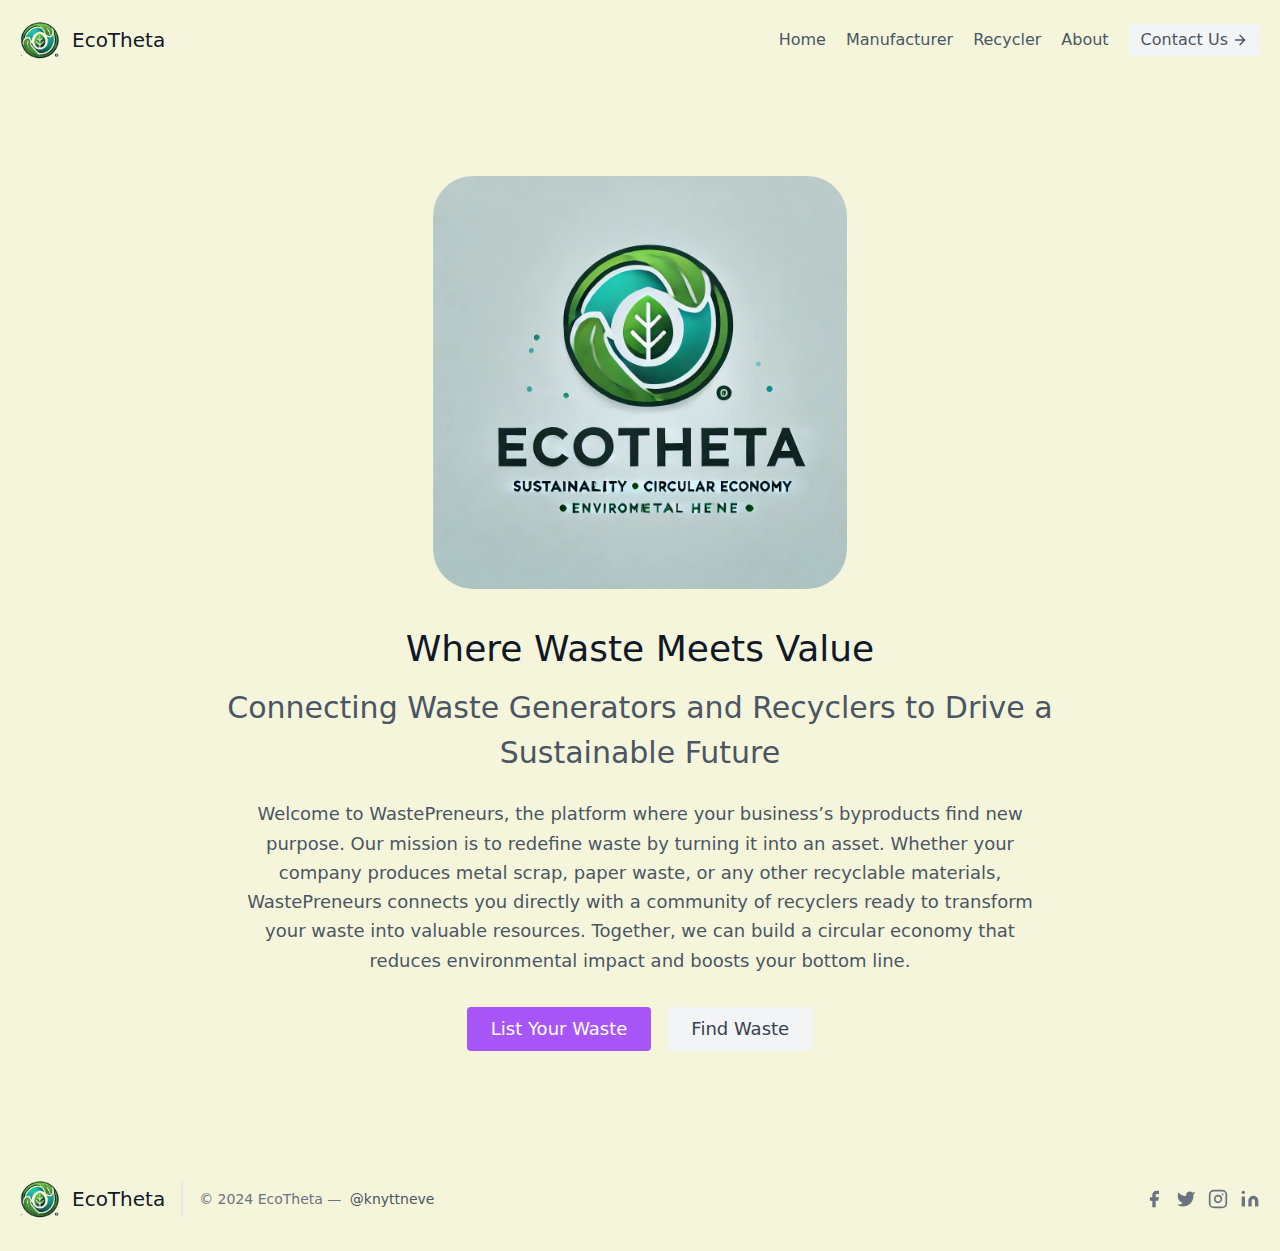
<file: web/index.html>
<!DOCTYPE html>
<html lang="en">
<head>
    <meta charset="UTF-8">
    <meta name="viewport" content="width=device-width, initial-scale=1.0">
    <title>Document</title>
    <link rel="stylesheet" href="style.css">
</head>
<body>
    

    <header class="text-gray-600 body-font">
        <div class="container mx-auto flex flex-wrap p-5 flex-col md:flex-row items-center">
          <a class="flex title-font font-medium items-center text-gray-900 mb-4 md:mb-0">
            <img src="ect1.png" alt="" class="logo">
            <span class="ml-3 text-xl">EcoTheta</span>
          </a>
          <nav class="md:ml-auto flex flex-wrap items-center text-base justify-center">
            <a class="mr-5 hover:text-gray-900" href="index.html">Home</a>
            <a class="mr-5 hover:text-gray-900" href="manuf.html">Manufacturer</a>
            <a class="mr-5 hover:text-gray-900" href="recycl.html">Recycler</a>
            <a class="mr-5 hover:text-gray-900">About</a>
          </nav>
          <button class="inline-flex items-center bg-gray-100 border-0 py-1 px-3 focus:outline-none hover:bg-gray-200 rounded text-base mt-4 md:mt-0">Contact Us
            <svg fill="none" stroke="currentColor" stroke-linecap="round" stroke-linejoin="round" stroke-width="2" class="w-4 h-4 ml-1" viewBox="0 0 24 24">
              <path d="M5 12h14M12 5l7 7-7 7"></path>
            </svg>
          </button>
        </div>
      </header>
      
      
      
      
      
      
      
      
      
      
      
      
      
      <section class="text-gray-600 body-font">
        <div class="container mx-auto flex px-5 py-24 items-center justify-center flex-col">
          <img class="lg:w-2/6 md:w-3/6 w-5/6 mb-10 object-cover object-center rounded" alt="hero" src="img.jpeg" id="img">
          <div class="text-center lg:w-2/3 w-full">
            <h1 class="title-font sm:text-4xl text-3xl mb-4 font-medium text-gray-900">Where Waste Meets Value</h1>
            <h2>Connecting Waste Generators and Recyclers to Drive a Sustainable Future</h2><br>
            <p class="mb-8 leading-relaxed">Welcome to WastePreneurs, the platform where your business’s byproducts find new purpose. Our mission is to redefine waste by turning it into an asset. Whether your company produces metal scrap, paper waste, or any other recyclable materials, WastePreneurs connects you directly with a community of recyclers ready to transform your waste into valuable resources. Together, we can build a circular economy that reduces environmental impact and boosts your bottom line.
            <div class="flex justify-center">
              <a href="manuf.html"><button class="inline-flex text-white bg-purple-500 border-0 py-2 px-6 focus:outline-none hover:bg-purple-600 rounded text-lg">List Your Waste</button></a>
              <a href="recycl.html"><button class="ml-4 inline-flex text-gray-700 bg-gray-100 border-0 py-2 px-6 focus:outline-none hover:bg-gray-200 rounded text-lg">Find Waste</button></a>
            </div>
          </div>
        </div>
      </section>
      
      
      
      
      
      
      
      
      
      
      
      
      
      
      
      
      
      
      
      
      <footer class="text-gray-600 body-font">
        <div class="container px-5 py-8 mx-auto flex items-center sm:flex-row flex-col">
          <a class="flex title-font font-medium items-center md:justify-start justify-center text-gray-900">
            <img src="ect1.png" alt="" class="logo">
            <span class="ml-3 text-xl">EcoTheta</span>
          </a>
          <p class="text-sm text-gray-500 sm:ml-4 sm:pl-4 sm:border-l-2 sm:border-gray-200 sm:py-2 sm:mt-0 mt-4">© 2024 EcoTheta —
            <a href="https://twitter.com/knyttneve" class="text-gray-600 ml-1" rel="noopener noreferrer" target="_blank">@knyttneve</a>
          </p>
          <span class="inline-flex sm:ml-auto sm:mt-0 mt-4 justify-center sm:justify-start">
            <a class="text-gray-500">
              <svg fill="currentColor" stroke-linecap="round" stroke-linejoin="round" stroke-width="2" class="w-5 h-5" viewBox="0 0 24 24">
                <path d="M18 2h-3a5 5 0 00-5 5v3H7v4h3v8h4v-8h3l1-4h-4V7a1 1 0 011-1h3z"></path>
              </svg>
            </a>
            <a class="ml-3 text-gray-500">
              <svg fill="currentColor" stroke-linecap="round" stroke-linejoin="round" stroke-width="2" class="w-5 h-5" viewBox="0 0 24 24">
                <path d="M23 3a10.9 10.9 0 01-3.14 1.53 4.48 4.48 0 00-7.86 3v1A10.66 10.66 0 013 4s-4 9 5 13a11.64 11.64 0 01-7 2c9 5 20 0 20-11.5a4.5 4.5 0 00-.08-.83A7.72 7.72 0 0023 3z"></path>
              </svg>
            </a>
            <a class="ml-3 text-gray-500">
              <svg fill="none" stroke="currentColor" stroke-linecap="round" stroke-linejoin="round" stroke-width="2" class="w-5 h-5" viewBox="0 0 24 24">
                <rect width="20" height="20" x="2" y="2" rx="5" ry="5"></rect>
                <path d="M16 11.37A4 4 0 1112.63 8 4 4 0 0116 11.37zm1.5-4.87h.01"></path>
              </svg>
            </a>
            <a class="ml-3 text-gray-500">
              <svg fill="currentColor" stroke="currentColor" stroke-linecap="round" stroke-linejoin="round" stroke-width="0" class="w-5 h-5" viewBox="0 0 24 24">
                <path stroke="none" d="M16 8a6 6 0 016 6v7h-4v-7a2 2 0 00-2-2 2 2 0 00-2 2v7h-4v-7a6 6 0 016-6zM2 9h4v12H2z"></path>
                <circle cx="4" cy="4" r="2" stroke="none"></circle>
              </svg>
            </a>
          </span>
        </div>
      </footer>













</body>
</html>
</file>
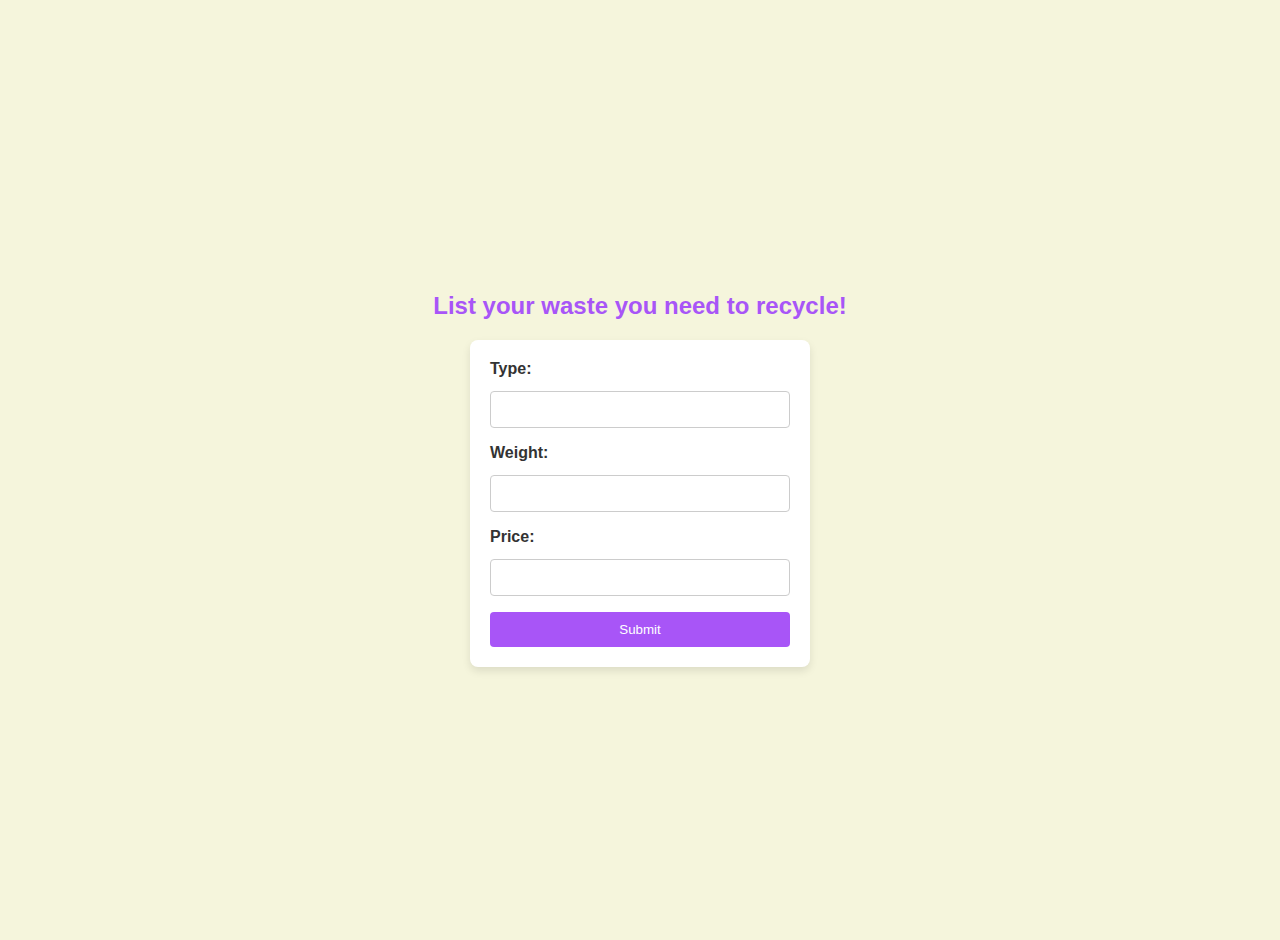
<file: web/form.html>
<!DOCTYPE html>
<html lang="en">
<head>
    <meta charset="UTF-8">
    <meta name="viewport" content="width=device-width, initial-scale=1.0">
    <title>Submit Data</title>


    
    <style>
        body {
            font-family: Arial, sans-serif;
            background-color: #f4f4f4;
            color: #333;
            margin: 0;
            padding: 20px;
            display: flex;
            justify-content: center;
            align-items: center;
            height: 100vh;
            flex-direction: column;
        }

        h2 {
            margin-bottom: 20px;
            color: #a855f7; /* Bootstrap primary color */
        }

        form {
            background-color: white;
            padding: 20px;
            border-radius: 8px;
            box-shadow: 0 4px 8px rgba(0, 0, 0, 0.1);
            width: 300px;
            text-align: left;
        }

        label {
            margin-bottom: 5px;
            display: block;
            font-weight: bold;
        }

        input[type="text"],
        input[type="number"] {
            width: 100%;
            padding: 10px;
            margin: 8px 0 16px;
            border: 1px solid #ccc;
            border-radius: 4px;
            box-sizing: border-box; /* Include padding in width */
        }

        button {
            background-color: #a855f7; /* Bootstrap primary color */
            color: white;
            padding: 10px;
            border: none;
            border-radius: 4px;
            cursor: pointer;
            width: 100%;
        }

        button:hover {
            background-color: #a855f7; /* Darker shade of primary */
        }

        body {
            overflow: hidden;
        }

        /* Responsive design */
        @media (max-width: 400px) {
            form {
                width: 100%; /* Full width on smaller screens */
            }
        }

        body {
    background-color: #F5F5DC;
}
    </style>
</head>
<body>
    <h2>List your waste you need to recycle!</h2>
    <form id="data-form">
        
        <label for="type">Type:</label>
        <input type="text" id="type" required>
        
        <label for="weight">Weight:</label>
        <input type="number" id="weight" required>
        
        <label for="price">Price:</label>
        <input type="number" id="price" required>
        
        <button type="submit">Submit</button>
    </form> 

    <script>
        const scriptURL = 'https://script.google.com/macros/s/AKfycbw-BlAJKE9idY2gCN5udJMBM787yCF3ocveDAMSse7E4PktYxLK5334KgcDMczy5I6U/exec';  // Replace with the Web App URL from Apps Script

        document.getElementById('data-form').addEventListener('submit', e => {
            e.preventDefault();
            const data = {
                type: document.getElementById('type').value,
                weight: document.getElementById('weight').value,
                price: document.getElementById('price').value
            };

            fetch(scriptURL, {
                method: 'POST',
                body: JSON.stringify(data)
            })
            .then(response => alert('Data submitted successfully!'))
            .catch(error => alert('Error! ' + error.message));
        });
    </script>
</body>
</html>
</file>
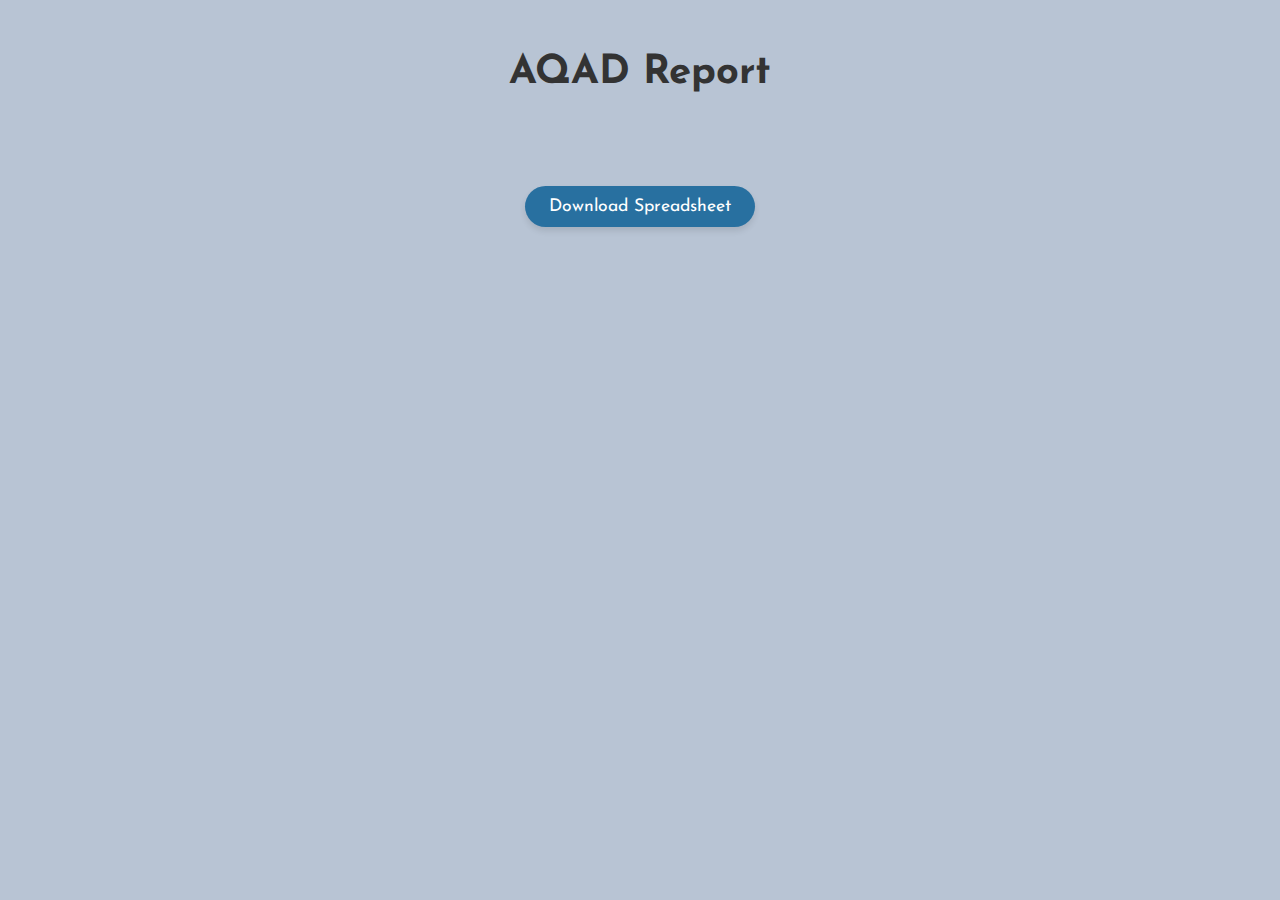
<file: web/home.html>
<!DOCTYPE html>
<html lang="en">
<head>
    <meta charset="UTF-8">
    <meta name="viewport" content="width=device-width, initial-scale=1.0">
    <title>Google Sheets Data Table</title>
    <link rel="stylesheet" href="home.css">
</head>
<body>

<h2>AQAD Report</h2>
<table id="data-table">
    <thead>
        <tr id="header-row"></tr>
    </thead>
    <tbody id="data-rows"></tbody>
</table>


<!-- Download button -->
<button id="downloadBtn">Download Spreadsheet</button>

<script src="home.js"></script>
</body>
</html>
</file>
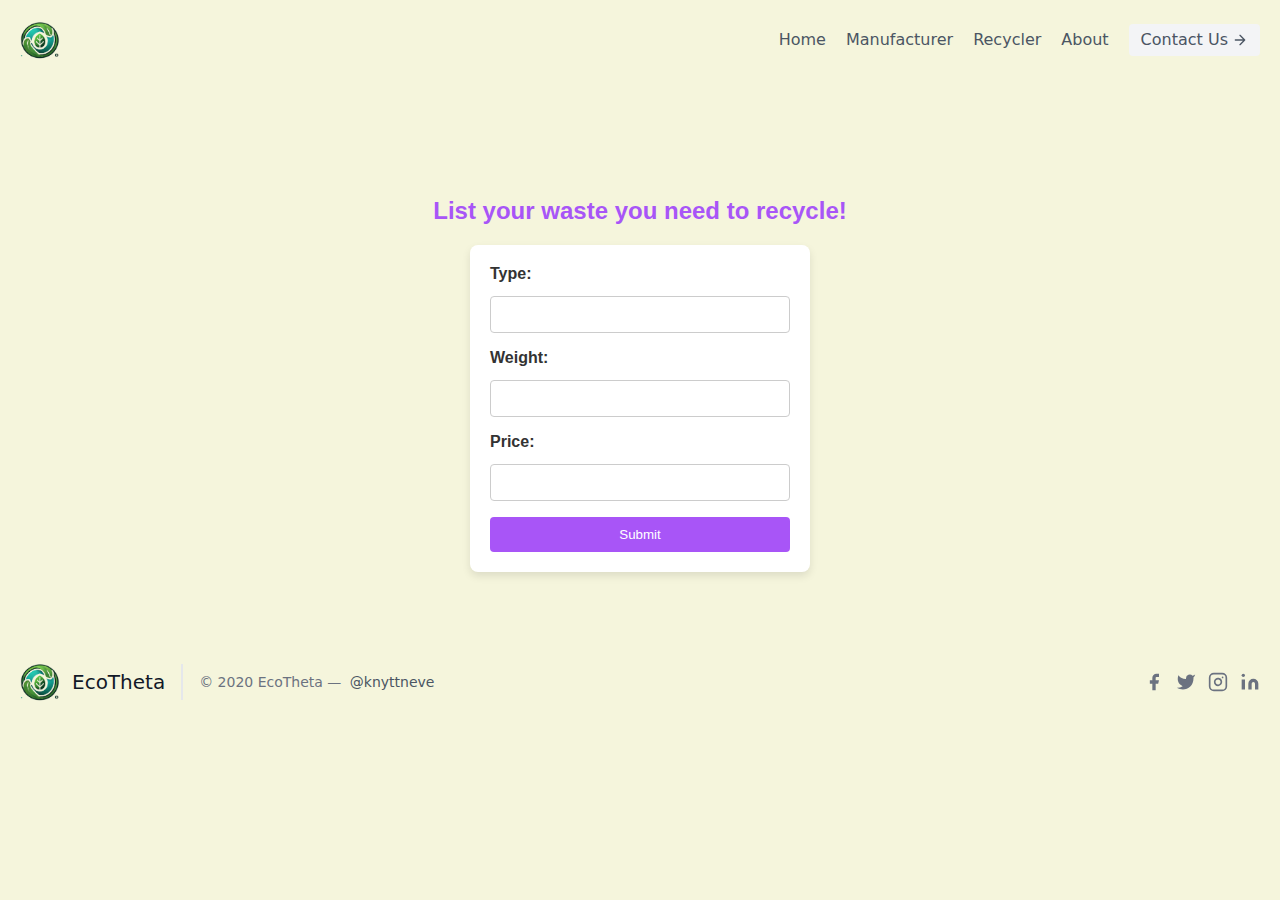
<file: web/list.html>
<!DOCTYPE html>
<html lang="en">
<head>
    <meta charset="UTF-8">
    <meta name="viewport" content="width=device-width, initial-scale=1.0">
    <title>Document</title>
    <link rel="stylesheet" href="list.css">
</head>
<body>
    



    <header class="text-gray-600 body-font">
        <div class="container mx-auto flex flex-wrap p-5 flex-col md:flex-row items-center">
          <a class="flex title-font font-medium items-center text-gray-900 mb-4 md:mb-0">
            <img src="ect1.png" alt="" class="logo">
          </a>
          <nav class="md:ml-auto flex flex-wrap items-center text-base justify-center">
            <a class="mr-5 hover:text-gray-900" href="index.html">Home</a>
            <a class="mr-5 hover:text-gray-900" href="manuf.html">Manufacturer</a>
            <a class="mr-5 hover:text-gray-900" href="recycl.html">Recycler</a>
            <a class="mr-5 hover:text-gray-900">About</a>
          </nav>
          <button class="inline-flex items-center bg-gray-100 border-0 py-1 px-3 focus:outline-none hover:bg-gray-200 rounded text-base mt-4 md:mt-0">Contact Us
            <svg fill="none" stroke="currentColor" stroke-linecap="round" stroke-linejoin="round" stroke-width="2" class="w-4 h-4 ml-1" viewBox="0 0 24 24">
              <path d="M5 12h14M12 5l7 7-7 7"></path>
            </svg>
          </button>
        </div>
      </header>
      
      
      
      
      
      
      
      
      
      <div class="frame">
      <iframe src="form.html" frameborder="0" height="550" width="800"></iframe>
      </div>
      
      
      
      
      
      
      
      
      
      
      
      
      
      
      
      <footer class="text-gray-600 body-font">
        <div class="container px-5 py-8 mx-auto flex items-center sm:flex-row flex-col">
          <a class="flex title-font font-medium items-center md:justify-start justify-center text-gray-900">
            <img src="ect1.png" alt="" class="logo">
            <span class="ml-3 text-xl">EcoTheta</span>
          </a>
          <p class="text-sm text-gray-500 sm:ml-4 sm:pl-4 sm:border-l-2 sm:border-gray-200 sm:py-2 sm:mt-0 mt-4">© 2020 EcoTheta —
            <a href="https://twitter.com/knyttneve" class="text-gray-600 ml-1" rel="noopener noreferrer" target="_blank">@knyttneve</a>
          </p>
          <span class="inline-flex sm:ml-auto sm:mt-0 mt-4 justify-center sm:justify-start">
            <a class="text-gray-500">
              <svg fill="currentColor" stroke-linecap="round" stroke-linejoin="round" stroke-width="2" class="w-5 h-5" viewBox="0 0 24 24">
                <path d="M18 2h-3a5 5 0 00-5 5v3H7v4h3v8h4v-8h3l1-4h-4V7a1 1 0 011-1h3z"></path>
              </svg>
            </a>
            <a class="ml-3 text-gray-500">
              <svg fill="currentColor" stroke-linecap="round" stroke-linejoin="round" stroke-width="2" class="w-5 h-5" viewBox="0 0 24 24">
                <path d="M23 3a10.9 10.9 0 01-3.14 1.53 4.48 4.48 0 00-7.86 3v1A10.66 10.66 0 013 4s-4 9 5 13a11.64 11.64 0 01-7 2c9 5 20 0 20-11.5a4.5 4.5 0 00-.08-.83A7.72 7.72 0 0023 3z"></path>
              </svg>
            </a>
            <a class="ml-3 text-gray-500">
              <svg fill="none" stroke="currentColor" stroke-linecap="round" stroke-linejoin="round" stroke-width="2" class="w-5 h-5" viewBox="0 0 24 24">
                <rect width="20" height="20" x="2" y="2" rx="5" ry="5"></rect>
                <path d="M16 11.37A4 4 0 1112.63 8 4 4 0 0116 11.37zm1.5-4.87h.01"></path>
              </svg>
            </a>
            <a class="ml-3 text-gray-500">
              <svg fill="currentColor" stroke="currentColor" stroke-linecap="round" stroke-linejoin="round" stroke-width="0" class="w-5 h-5" viewBox="0 0 24 24">
                <path stroke="none" d="M16 8a6 6 0 016 6v7h-4v-7a2 2 0 00-2-2 2 2 0 00-2 2v7h-4v-7a6 6 0 016-6zM2 9h4v12H2z"></path>
                <circle cx="4" cy="4" r="2" stroke="none"></circle>
              </svg>
            </a>
          </span>
        </div>
      </footer>






</body>
</html>
</file>
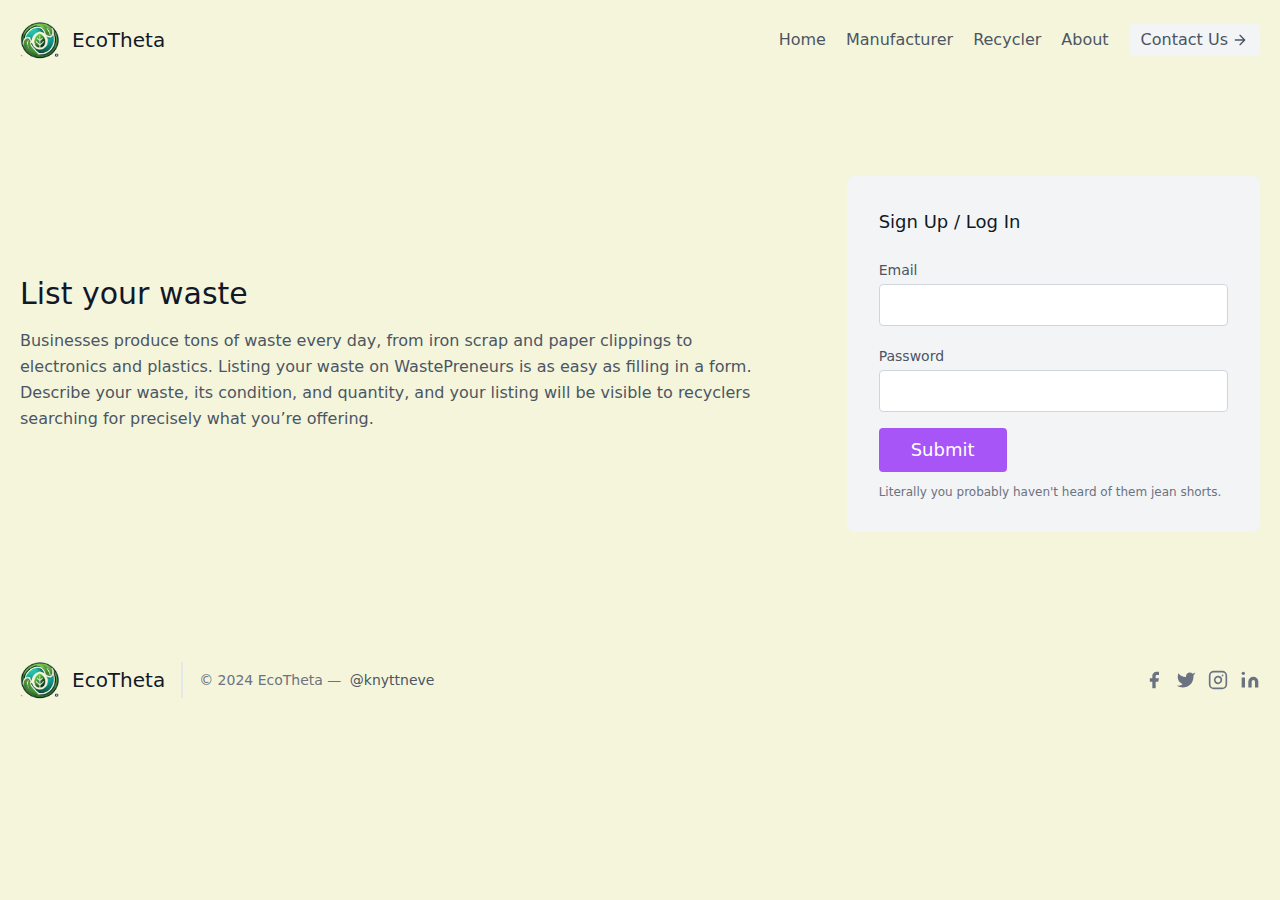
<file: web/manuf.html>
<!DOCTYPE html>
<html lang="en">
<head>
    <meta charset="UTF-8">
    <meta name="viewport" content="width=device-width, initial-scale=1.0">
    <title>Document</title>
    <link rel="stylesheet" href="manuf.css">
</head>
<body>
    


    <header class="text-gray-600 body-font">
        <div class="container mx-auto flex flex-wrap p-5 flex-col md:flex-row items-center">
          <a class="flex title-font font-medium items-center text-gray-900 mb-4 md:mb-0">
            <img src="ect1.png" alt="" class="logo">
            <span class="ml-3 text-xl">EcoTheta</span>
          </a>
          <nav class="md:ml-auto flex flex-wrap items-center text-base justify-center">
            <a class="mr-5 hover:text-gray-900" href="index.html">Home</a>
            <a class="mr-5 hover:text-gray-900" href="manuf.html">Manufacturer</a>
            <a class="mr-5 hover:text-gray-900" href="recycl.html">Recycler</a>
            <a class="mr-5 hover:text-gray-900">About</a>
          </nav>
          <button class="inline-flex items-center bg-gray-100 border-0 py-1 px-3 focus:outline-none hover:bg-gray-200 rounded text-base mt-4 md:mt-0">Contact Us
            <svg fill="none" stroke="currentColor" stroke-linecap="round" stroke-linejoin="round" stroke-width="2" class="w-4 h-4 ml-1" viewBox="0 0 24 24">
              <path d="M5 12h14M12 5l7 7-7 7"></path>
            </svg>
          </button>
        </div>
      </header>
      
      
      
      
      
      
      
      
      
      
      
      
      
      <section class="text-gray-600 body-font">
        <div class="container px-5 py-24 mx-auto flex flex-wrap items-center">
          <div class="lg:w-3/5 md:w-1/2 md:pr-16 lg:pr-0 pr-0">
            <h1 class="title-font font-medium text-3xl text-gray-900">List your waste</h1>
            <p class="leading-relaxed mt-4">Businesses produce tons of waste every day, from iron scrap and paper clippings to electronics and plastics. Listing your waste on WastePreneurs is as easy as filling in a form. Describe your waste, its condition, and quantity, and your listing will be visible to recyclers searching for precisely what you’re offering.</p>
          </div>
          <div class="lg:w-2/6 md:w-1/2 bg-gray-100 rounded-lg p-8 flex flex-col md:ml-auto w-full mt-10 md:mt-0">
            <h2 class="text-gray-900 text-lg font-medium title-font mb-5">Sign Up / Log In</h2>
            <div class="relative mb-4">
              <label for="full-name" class="leading-7 text-sm text-gray-600">Email</label>
              <input type="email" id="full-name" name="full-name" class="w-full bg-white rounded border border-gray-300 focus:border-purple-500 focus:ring-2 focus:ring-purple-200 text-base outline-none text-gray-700 py-1 px-3 leading-8 transition-colors duration-200 ease-in-out">
            </div>
            <div class="relative mb-4">
              <label for="email" class="leading-7 text-sm text-gray-600">Password</label>
              <input type="password" id="email" name="email" class="w-full bg-white rounded border border-gray-300 focus:border-purple-500 focus:ring-2 focus:ring-purple-200 text-base outline-none text-gray-700 py-1 px-3 leading-8 transition-colors duration-200 ease-in-out">
            </div>
            <a href="list.html"><button class="text-white bg-purple-500 border-0 py-2 px-8 focus:outline-none hover:bg-purple-600 rounded text-lg">Submit</button></a>
            <p class="text-xs text-gray-500 mt-3">Literally you probably haven't heard of them jean shorts.</p>
          </div>
        </div>
      </section>
      
      
      
      
      
      
      
      
      
      
      
      
      
      
      
      
      
      
      
      
      <footer class="text-gray-600 body-font">
        <div class="container px-5 py-8 mx-auto flex items-center sm:flex-row flex-col">
          <a class="flex title-font font-medium items-center md:justify-start justify-center text-gray-900">
            <img src="ect1.png" alt="" class="logo">
            <span class="ml-3 text-xl">EcoTheta</span>
          </a>
          <p class="text-sm text-gray-500 sm:ml-4 sm:pl-4 sm:border-l-2 sm:border-gray-200 sm:py-2 sm:mt-0 mt-4">© 2024 EcoTheta —
            <a href="https://twitter.com/knyttneve" class="text-gray-600 ml-1" rel="noopener noreferrer" target="_blank">@knyttneve</a>
          </p>
          <span class="inline-flex sm:ml-auto sm:mt-0 mt-4 justify-center sm:justify-start">
            <a class="text-gray-500">
              <svg fill="currentColor" stroke-linecap="round" stroke-linejoin="round" stroke-width="2" class="w-5 h-5" viewBox="0 0 24 24">
                <path d="M18 2h-3a5 5 0 00-5 5v3H7v4h3v8h4v-8h3l1-4h-4V7a1 1 0 011-1h3z"></path>
              </svg>
            </a>
            <a class="ml-3 text-gray-500">
              <svg fill="currentColor" stroke-linecap="round" stroke-linejoin="round" stroke-width="2" class="w-5 h-5" viewBox="0 0 24 24">
                <path d="M23 3a10.9 10.9 0 01-3.14 1.53 4.48 4.48 0 00-7.86 3v1A10.66 10.66 0 013 4s-4 9 5 13a11.64 11.64 0 01-7 2c9 5 20 0 20-11.5a4.5 4.5 0 00-.08-.83A7.72 7.72 0 0023 3z"></path>
              </svg>
            </a>
            <a class="ml-3 text-gray-500">
              <svg fill="none" stroke="currentColor" stroke-linecap="round" stroke-linejoin="round" stroke-width="2" class="w-5 h-5" viewBox="0 0 24 24">
                <rect width="20" height="20" x="2" y="2" rx="5" ry="5"></rect>
                <path d="M16 11.37A4 4 0 1112.63 8 4 4 0 0116 11.37zm1.5-4.87h.01"></path>
              </svg>
            </a>
            <a class="ml-3 text-gray-500">
              <svg fill="currentColor" stroke="currentColor" stroke-linecap="round" stroke-linejoin="round" stroke-width="0" class="w-5 h-5" viewBox="0 0 24 24">
                <path stroke="none" d="M16 8a6 6 0 016 6v7h-4v-7a2 2 0 00-2-2 2 2 0 00-2 2v7h-4v-7a6 6 0 016-6zM2 9h4v12H2z"></path>
                <circle cx="4" cy="4" r="2" stroke="none"></circle>
              </svg>
            </a>
          </span>
        </div>
      </footer>



</body>
</html>
</file>
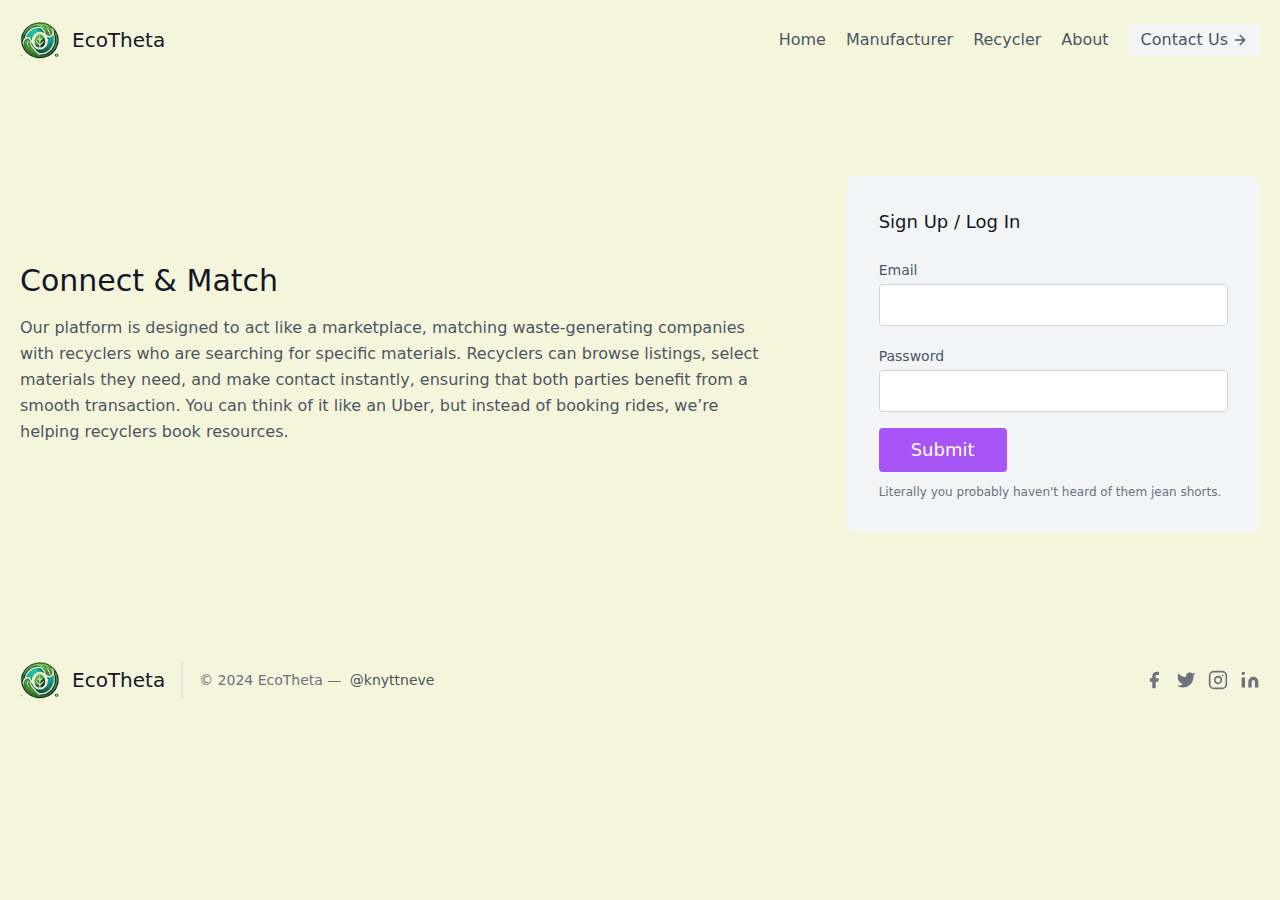
<file: web/recycl.html>
<!DOCTYPE html>
<html lang="en">
<head>
    <meta charset="UTF-8">
    <meta name="viewport" content="width=device-width, initial-scale=1.0">
    <title>Document</title>
    <link rel="stylesheet" href="recycl.css">
</head>
<body>
    


    <header class="text-gray-600 body-font">
        <div class="container mx-auto flex flex-wrap p-5 flex-col md:flex-row items-center">
          <a class="flex title-font font-medium items-center text-gray-900 mb-4 md:mb-0">
            <img src="ect1.png" alt="" class="logo">
            <span class="ml-3 text-xl">EcoTheta</span>
          </a>
          <nav class="md:ml-auto flex flex-wrap items-center text-base justify-center">
            <a class="mr-5 hover:text-gray-900" href="index.html">Home</a>
            <a class="mr-5 hover:text-gray-900" href="manuf.html">Manufacturer</a>
            <a class="mr-5 hover:text-gray-900" href="recycl.html">Recycler</a>
            <a class="mr-5 hover:text-gray-900">About</a>
          </nav>
          <button class="inline-flex items-center bg-gray-100 border-0 py-1 px-3 focus:outline-none hover:bg-gray-200 rounded text-base mt-4 md:mt-0">Contact Us
            <svg fill="none" stroke="currentColor" stroke-linecap="round" stroke-linejoin="round" stroke-width="2" class="w-4 h-4 ml-1" viewBox="0 0 24 24">
              <path d="M5 12h14M12 5l7 7-7 7"></path>
            </svg>
          </button>
        </div>
      </header>
      
      
      
      
      
      
      
      
      
      
      
      
      
      <section class="text-gray-600 body-font">
        <div class="container px-5 py-24 mx-auto flex flex-wrap items-center">
          <div class="lg:w-3/5 md:w-1/2 md:pr-16 lg:pr-0 pr-0">
            <h1 class="title-font font-medium text-3xl text-gray-900">Connect & Match</h1>
            <p class="leading-relaxed mt-4">Our platform is designed to act like a marketplace, matching waste-generating companies with recyclers who are searching for specific materials. Recyclers can browse listings, select materials they need, and make contact instantly, ensuring that both parties benefit from a smooth transaction. You can think of it like an Uber, but instead of booking rides, we’re helping recyclers book resources.</p>
          </div>
          <div class="lg:w-2/6 md:w-1/2 bg-gray-100 rounded-lg p-8 flex flex-col md:ml-auto w-full mt-10 md:mt-0">
            <h2 class="text-gray-900 text-lg font-medium title-font mb-5">Sign Up / Log In</h2>
            <div class="relative mb-4">
              <label for="full-name" class="leading-7 text-sm text-gray-600">Email</label>
              <input type="email" id="full-name" name="full-name" class="w-full bg-white rounded border border-gray-300 focus:border-purple-500 focus:ring-2 focus:ring-purple-200 text-base outline-none text-gray-700 py-1 px-3 leading-8 transition-colors duration-200 ease-in-out">
            </div>
            <div class="relative mb-4">
              <label for="email" class="leading-7 text-sm text-gray-600">Password</label>
              <input type="password" id="email" name="email" class="w-full bg-white rounded border border-gray-300 focus:border-purple-500 focus:ring-2 focus:ring-purple-200 text-base outline-none text-gray-700 py-1 px-3 leading-8 transition-colors duration-200 ease-in-out">
            </div>
            <a href="recylist.html"><button class="text-white bg-purple-500 border-0 py-2 px-8 focus:outline-none hover:bg-purple-600 rounded text-lg">Submit</button></a>
            <p class="text-xs text-gray-500 mt-3">Literally you probably haven't heard of them jean shorts.</p>
          </div>
        </div>
      </section>
      
      
      
      
      
      
      
      
      
      
      
      
      
      
      
      
      
      
      
      
      <footer class="text-gray-600 body-font">
        <div class="container px-5 py-8 mx-auto flex items-center sm:flex-row flex-col">
          <a class="flex title-font font-medium items-center md:justify-start justify-center text-gray-900">
            <img src="ect1.png" alt="" class="logo">
            <span class="ml-3 text-xl">EcoTheta</span>
          </a>
          <p class="text-sm text-gray-500 sm:ml-4 sm:pl-4 sm:border-l-2 sm:border-gray-200 sm:py-2 sm:mt-0 mt-4">© 2024 EcoTheta —
            <a href="https://twitter.com/knyttneve" class="text-gray-600 ml-1" rel="noopener noreferrer" target="_blank">@knyttneve</a>
          </p>
          <span class="inline-flex sm:ml-auto sm:mt-0 mt-4 justify-center sm:justify-start">
            <a class="text-gray-500">
              <svg fill="currentColor" stroke-linecap="round" stroke-linejoin="round" stroke-width="2" class="w-5 h-5" viewBox="0 0 24 24">
                <path d="M18 2h-3a5 5 0 00-5 5v3H7v4h3v8h4v-8h3l1-4h-4V7a1 1 0 011-1h3z"></path>
              </svg>
            </a>
            <a class="ml-3 text-gray-500">
              <svg fill="currentColor" stroke-linecap="round" stroke-linejoin="round" stroke-width="2" class="w-5 h-5" viewBox="0 0 24 24">
                <path d="M23 3a10.9 10.9 0 01-3.14 1.53 4.48 4.48 0 00-7.86 3v1A10.66 10.66 0 013 4s-4 9 5 13a11.64 11.64 0 01-7 2c9 5 20 0 20-11.5a4.5 4.5 0 00-.08-.83A7.72 7.72 0 0023 3z"></path>
              </svg>
            </a>
            <a class="ml-3 text-gray-500">
              <svg fill="none" stroke="currentColor" stroke-linecap="round" stroke-linejoin="round" stroke-width="2" class="w-5 h-5" viewBox="0 0 24 24">
                <rect width="20" height="20" x="2" y="2" rx="5" ry="5"></rect>
                <path d="M16 11.37A4 4 0 1112.63 8 4 4 0 0116 11.37zm1.5-4.87h.01"></path>
              </svg>
            </a>
            <a class="ml-3 text-gray-500">
              <svg fill="currentColor" stroke="currentColor" stroke-linecap="round" stroke-linejoin="round" stroke-width="0" class="w-5 h-5" viewBox="0 0 24 24">
                <path stroke="none" d="M16 8a6 6 0 016 6v7h-4v-7a2 2 0 00-2-2 2 2 0 00-2 2v7h-4v-7a6 6 0 016-6zM2 9h4v12H2z"></path>
                <circle cx="4" cy="4" r="2" stroke="none"></circle>
              </svg>
            </a>
          </span>
        </div>
      </footer>






</body>
</html>
</file>
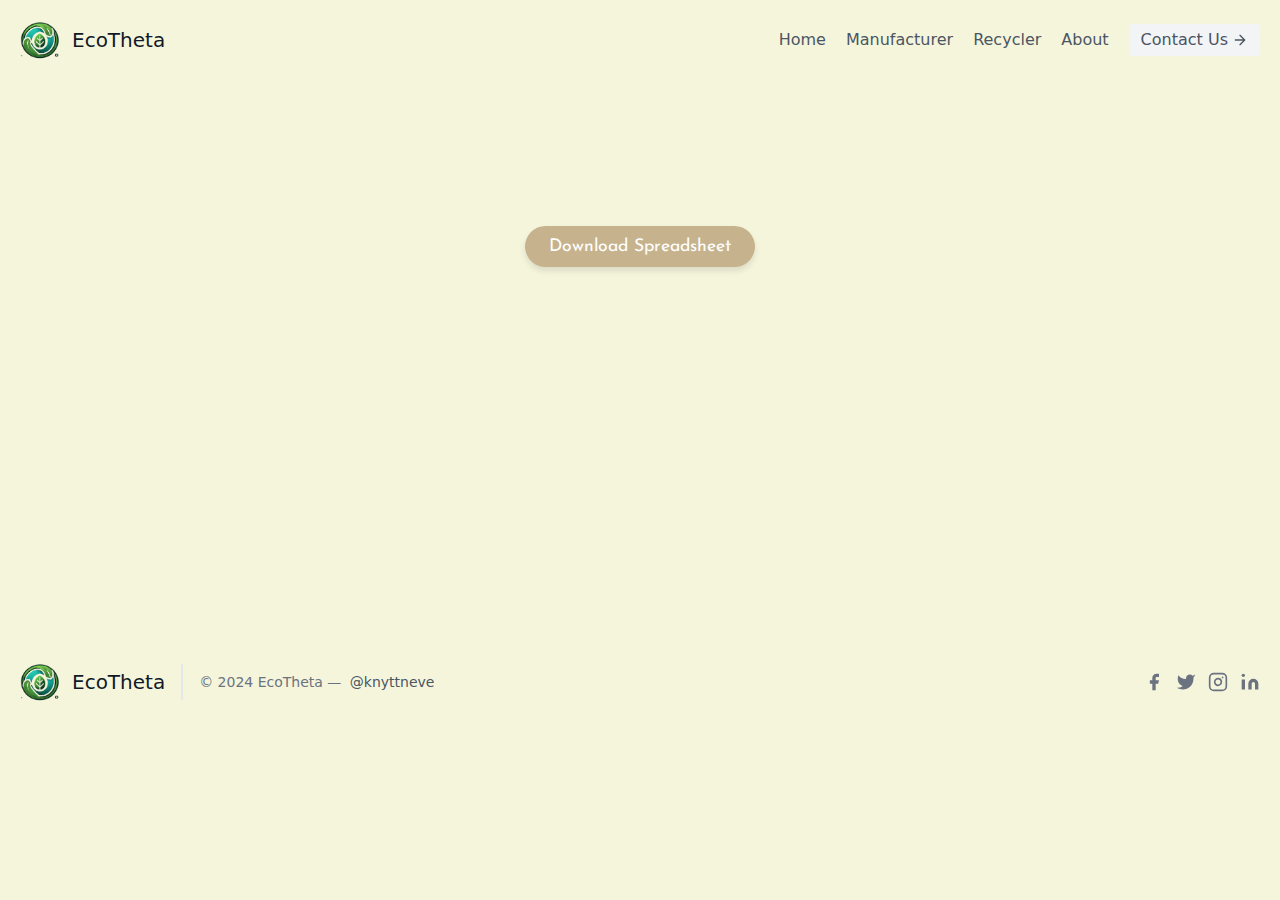
<file: web/recylist.html>
<!DOCTYPE html>
<html lang="en">
<head>
    <meta charset="UTF-8">
    <meta name="viewport" content="width=device-width, initial-scale=1.0">
    <title>Document</title>
    <link rel="stylesheet" href="recylist.css">
</head>
<body>
    


    <header class="text-gray-600 body-font">
        <div class="container mx-auto flex flex-wrap p-5 flex-col md:flex-row items-center">
          <a class="flex title-font font-medium items-center text-gray-900 mb-4 md:mb-0">
            <img src="ect1.png" alt="" class="logo">
            <span class="ml-3 text-xl">EcoTheta</span>
          </a>
          <nav class="md:ml-auto flex flex-wrap items-center text-base justify-center">
            <a class="mr-5 hover:text-gray-900" href="index.html">Home</a>
            <a class="mr-5 hover:text-gray-900" href="manuf.html">Manufacturer</a>
            <a class="mr-5 hover:text-gray-900" href="recycl.html">Recycler</a>
            <a class="mr-5 hover:text-gray-900">About</a>
          </nav>
          <button class="inline-flex items-center bg-gray-100 border-0 py-1 px-3 focus:outline-none hover:bg-gray-200 rounded text-base mt-4 md:mt-0">Contact Us
            <svg fill="none" stroke="currentColor" stroke-linecap="round" stroke-linejoin="round" stroke-width="2" class="w-4 h-4 ml-1" viewBox="0 0 24 24">
              <path d="M5 12h14M12 5l7 7-7 7"></path>
            </svg>
          </button>
        </div>
      </header>





      <iframe src="show.html" frameborder="0" height="550" width="800"></iframe>








      <footer class="text-gray-600 body-font">
        <div class="container px-5 py-8 mx-auto flex items-center sm:flex-row flex-col">
          <a class="flex title-font font-medium items-center md:justify-start justify-center text-gray-900">
            <img src="ect1.png" alt="" class="logo">
            <span class="ml-3 text-xl">EcoTheta</span>
          </a>
          <p class="text-sm text-gray-500 sm:ml-4 sm:pl-4 sm:border-l-2 sm:border-gray-200 sm:py-2 sm:mt-0 mt-4">© 2024 EcoTheta —
            <a href="https://twitter.com/knyttneve" class="text-gray-600 ml-1" rel="noopener noreferrer" target="_blank">@knyttneve</a>
          </p>
          <span class="inline-flex sm:ml-auto sm:mt-0 mt-4 justify-center sm:justify-start">
            <a class="text-gray-500">
              <svg fill="currentColor" stroke-linecap="round" stroke-linejoin="round" stroke-width="2" class="w-5 h-5" viewBox="0 0 24 24">
                <path d="M18 2h-3a5 5 0 00-5 5v3H7v4h3v8h4v-8h3l1-4h-4V7a1 1 0 011-1h3z"></path>
              </svg>
            </a>
            <a class="ml-3 text-gray-500">
              <svg fill="currentColor" stroke-linecap="round" stroke-linejoin="round" stroke-width="2" class="w-5 h-5" viewBox="0 0 24 24">
                <path d="M23 3a10.9 10.9 0 01-3.14 1.53 4.48 4.48 0 00-7.86 3v1A10.66 10.66 0 013 4s-4 9 5 13a11.64 11.64 0 01-7 2c9 5 20 0 20-11.5a4.5 4.5 0 00-.08-.83A7.72 7.72 0 0023 3z"></path>
              </svg>
            </a>
            <a class="ml-3 text-gray-500">
              <svg fill="none" stroke="currentColor" stroke-linecap="round" stroke-linejoin="round" stroke-width="2" class="w-5 h-5" viewBox="0 0 24 24">
                <rect width="20" height="20" x="2" y="2" rx="5" ry="5"></rect>
                <path d="M16 11.37A4 4 0 1112.63 8 4 4 0 0116 11.37zm1.5-4.87h.01"></path>
              </svg>
            </a>
            <a class="ml-3 text-gray-500">
              <svg fill="currentColor" stroke="currentColor" stroke-linecap="round" stroke-linejoin="round" stroke-width="0" class="w-5 h-5" viewBox="0 0 24 24">
                <path stroke="none" d="M16 8a6 6 0 016 6v7h-4v-7a2 2 0 00-2-2 2 2 0 00-2 2v7h-4v-7a6 6 0 016-6zM2 9h4v12H2z"></path>
                <circle cx="4" cy="4" r="2" stroke="none"></circle>
              </svg>
            </a>
          </span>
        </div>
      </footer>








</body>
</html>
</file>
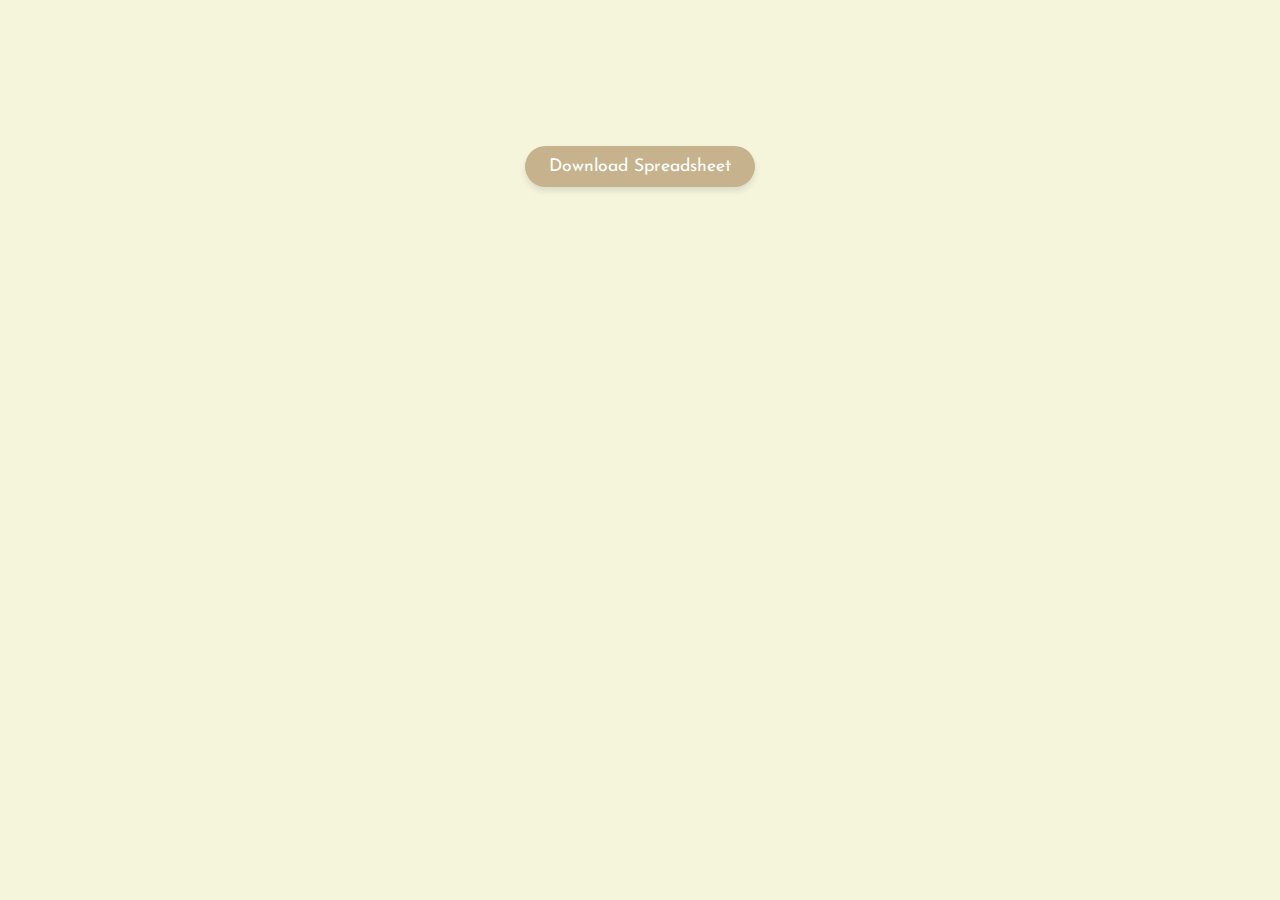
<file: web/show.html>
<!DOCTYPE html>
<html lang="en">
<head>
    <meta charset="UTF-8">
    <meta name="viewport" content="width=device-width, initial-scale=1.0">
    <title>Google Sheets Data Table</title>
    <link rel="stylesheet" href="show.css">
</head>
<body>

<h2></h2>
<table id="data-table">
    <thead>
        <tr id="header-row"></tr>
    </thead>
    <tbody id="data-rows"></tbody>
</table>


<!-- Download button -->
<button id="downloadBtn">Download Spreadsheet</button>

<script src="home.js"></script>
</body>
</html>
</file>
<file: web/style.css>
*, ::before, ::after {
    --tw-border-spacing-x: 0;
    --tw-border-spacing-y: 0;
    --tw-translate-x: 0;
    --tw-translate-y: 0;
    --tw-rotate: 0;
    --tw-skew-x: 0;
    --tw-skew-y: 0;
    --tw-scale-x: 1;
    --tw-scale-y: 1;
    --tw-pan-x: ;
    --tw-pan-y: ;
    --tw-pinch-zoom: ;
    --tw-scroll-snap-strictness: proximity;
    --tw-gradient-from-position: ;
    --tw-gradient-via-position: ;
    --tw-gradient-to-position: ;
    --tw-ordinal: ;
    --tw-slashed-zero: ;
    --tw-numeric-figure: ;
    --tw-numeric-spacing: ;
    --tw-numeric-fraction: ;
    --tw-ring-inset: ;
    --tw-ring-offset-width: 0px;
    --tw-ring-offset-color: #fff;
    --tw-ring-color: rgb(59 130 246 / 0.5);
    --tw-ring-offset-shadow: 0 0 #0000;
    --tw-ring-shadow: 0 0 #0000;
    --tw-shadow: 0 0 #0000;
    --tw-shadow-colored: 0 0 #0000;
    --tw-blur: ;
    --tw-brightness: ;
    --tw-contrast: ;
    --tw-grayscale: ;
    --tw-hue-rotate: ;
    --tw-invert: ;
    --tw-saturate: ;
    --tw-sepia: ;
    --tw-drop-shadow: ;
    --tw-backdrop-blur: ;
    --tw-backdrop-brightness: ;
    --tw-backdrop-contrast: ;
    --tw-backdrop-grayscale: ;
    --tw-backdrop-hue-rotate: ;
    --tw-backdrop-invert: ;
    --tw-backdrop-opacity: ;
    --tw-backdrop-saturate: ;
    --tw-backdrop-sepia: ;
    --tw-contain-size: ;
    --tw-contain-layout: ;
    --tw-contain-paint: ;
    --tw-contain-style: ;
  }
  ::backdrop {
    --tw-border-spacing-x: 0;
    --tw-border-spacing-y: 0;
    --tw-translate-x: 0;
    --tw-translate-y: 0;
    --tw-rotate: 0;
    --tw-skew-x: 0;
    --tw-skew-y: 0;
    --tw-scale-x: 1;
    --tw-scale-y: 1;
    --tw-pan-x: ;
    --tw-pan-y: ;
    --tw-pinch-zoom: ;
    --tw-scroll-snap-strictness: proximity;
    --tw-gradient-from-position: ;
    --tw-gradient-via-position: ;
    --tw-gradient-to-position: ;
    --tw-ordinal: ;
    --tw-slashed-zero: ;
    --tw-numeric-figure: ;
    --tw-numeric-spacing: ;
    --tw-numeric-fraction: ;
    --tw-ring-inset: ;
    --tw-ring-offset-width: 0px;
    --tw-ring-offset-color: #fff;
    --tw-ring-color: rgb(59 130 246 / 0.5);
    --tw-ring-offset-shadow: 0 0 #0000;
    --tw-ring-shadow: 0 0 #0000;
    --tw-shadow: 0 0 #0000;
    --tw-shadow-colored: 0 0 #0000;
    --tw-blur: ;
    --tw-brightness: ;
    --tw-contrast: ;
    --tw-grayscale: ;
    --tw-hue-rotate: ;
    --tw-invert: ;
    --tw-saturate: ;
    --tw-sepia: ;
    --tw-drop-shadow: ;
    --tw-backdrop-blur: ;
    --tw-backdrop-brightness: ;
    --tw-backdrop-contrast: ;
    --tw-backdrop-grayscale: ;
    --tw-backdrop-hue-rotate: ;
    --tw-backdrop-invert: ;
    --tw-backdrop-opacity: ;
    --tw-backdrop-saturate: ;
    --tw-backdrop-sepia: ;
    --tw-contain-size: ;
    --tw-contain-layout: ;
    --tw-contain-paint: ;
    --tw-contain-style: ;
  }
  /*
  ! tailwindcss v3.4.14 | MIT License | https://tailwindcss.com
  */
  /*
  1. Prevent padding and border from affecting element width. (https://github.com/mozdevs/cssremedy/issues/4)
  2. Allow adding a border to an element by just adding a border-width. (https://github.com/tailwindcss/tailwindcss/pull/116)
  */
  *,
  ::before,
  ::after {
    box-sizing: border-box;
    /* 1 */
    border-width: 0;
    /* 2 */
    border-style: solid;
    /* 2 */
    border-color: #e5e7eb;
    /* 2 */
  }
  ::before,
  ::after {
    --tw-content: '';
  }
  /*
  1. Use a consistent sensible line-height in all browsers.
  2. Prevent adjustments of font size after orientation changes in iOS.
  3. Use a more readable tab size.
  4. Use the user's configured `sans` font-family by default.
  5. Use the user's configured `sans` font-feature-settings by default.
  6. Use the user's configured `sans` font-variation-settings by default.
  7. Disable tap highlights on iOS
  */
  html,
  :host {
    line-height: 1.5;
    /* 1 */
    -webkit-text-size-adjust: 100%;
    /* 2 */
    -moz-tab-size: 4;
    /* 3 */
    tab-size: 4;
    /* 3 */
    font-family: ui-sans-serif, system-ui, sans-serif, "Apple Color Emoji", "Segoe UI Emoji", "Segoe UI Symbol", "Noto Color Emoji";
    /* 4 */
    font-feature-settings: normal;
    /* 5 */
    font-variation-settings: normal;
    /* 6 */
    -webkit-tap-highlight-color: transparent;
    /* 7 */
  }
  /*
  1. Remove the margin in all browsers.
  2. Inherit line-height from `html` so users can set them as a class directly on the `html` element.
  */
  body {
    margin: 0;
    /* 1 */
    line-height: inherit;
    /* 2 */
  }
  /*
  1. Add the correct height in Firefox.
  2. Correct the inheritance of border color in Firefox. (https://bugzilla.mozilla.org/show_bug.cgi?id=190655)
  3. Ensure horizontal rules are visible by default.
  */
  hr {
    height: 0;
    /* 1 */
    color: inherit;
    /* 2 */
    border-top-width: 1px;
    /* 3 */
  }
  /*
  Add the correct text decoration in Chrome, Edge, and Safari.
  */
  abbr:where([title]) {
    text-decoration: underline dotted;
  }
  /*
  Remove the default font size and weight for headings.
  */
  h1,
  h2,
  h3,
  h4,
  h5,
  h6 {
    font-size: inherit;
    font-weight: inherit;
  }
  /*
  Reset links to optimize for opt-in styling instead of opt-out.
  */
  a {
    color: inherit;
    text-decoration: inherit;
  }
  /*
  Add the correct font weight in Edge and Safari.
  */
  b,
  strong {
    font-weight: bolder;
  }
  /*
  1. Use the user's configured `mono` font-family by default.
  2. Use the user's configured `mono` font-feature-settings by default.
  3. Use the user's configured `mono` font-variation-settings by default.
  4. Correct the odd `em` font sizing in all browsers.
  */
  code,
  kbd,
  samp,
  pre {
    font-family: ui-monospace, SFMono-Regular, Menlo, Monaco, Consolas, "Liberation Mono", "Courier New", monospace;
    /* 1 */
    font-feature-settings: normal;
    /* 2 */
    font-variation-settings: normal;
    /* 3 */
    font-size: 1em;
    /* 4 */
  }
  /*
  Add the correct font size in all browsers.
  */
  small {
    font-size: 80%;
  }
  /*
  Prevent `sub` and `sup` elements from affecting the line height in all browsers.
  */
  sub,
  sup {
    font-size: 75%;
    line-height: 0;
    position: relative;
    vertical-align: baseline;
  }
  sub {
    bottom: -0.25em;
  }
  sup {
    top: -0.5em;
  }
  /*
  1. Remove text indentation from table contents in Chrome and Safari. (https://bugs.chromium.org/p/chromium/issues/detail?id=999088, https://bugs.webkit.org/show_bug.cgi?id=201297)
  2. Correct table border color inheritance in all Chrome and Safari. (https://bugs.chromium.org/p/chromium/issues/detail?id=935729, https://bugs.webkit.org/show_bug.cgi?id=195016)
  3. Remove gaps between table borders by default.
  */
  table {
    text-indent: 0;
    /* 1 */
    border-color: inherit;
    /* 2 */
    border-collapse: collapse;
    /* 3 */
  }
  /*
  1. Change the font styles in all browsers.
  2. Remove the margin in Firefox and Safari.
  3. Remove default padding in all browsers.
  */
  button,
  input,
  optgroup,
  select,
  textarea {
    font-family: inherit;
    /* 1 */
    font-feature-settings: inherit;
    /* 1 */
    font-variation-settings: inherit;
    /* 1 */
    font-size: 100%;
    /* 1 */
    font-weight: inherit;
    /* 1 */
    line-height: inherit;
    /* 1 */
    letter-spacing: inherit;
    /* 1 */
    color: inherit;
    /* 1 */
    margin: 0;
    /* 2 */
    padding: 0;
    /* 3 */
  }
  /*
  Remove the inheritance of text transform in Edge and Firefox.
  */
  button,
  select {
    text-transform: none;
  }
  /*
  1. Correct the inability to style clickable types in iOS and Safari.
  2. Remove default button styles.
  */
  button,
  input:where([type='button']),
  input:where([type='reset']),
  input:where([type='submit']) {
    -webkit-appearance: button;
    /* 1 */
    background-color: transparent;
    /* 2 */
    background-image: none;
    /* 2 */
  }
  /*
  Use the modern Firefox focus style for all focusable elements.
  */
  :-moz-focusring {
    outline: auto;
  }
  /*
  Remove the additional `:invalid` styles in Firefox. (https://github.com/mozilla/gecko-dev/blob/2f9eacd9d3d995c937b4251a5557d95d494c9be1/layout/style/res/forms.css#L728-L737)
  */
  :-moz-ui-invalid {
    box-shadow: none;
  }
  /*
  Add the correct vertical alignment in Chrome and Firefox.
  */
  progress {
    vertical-align: baseline;
  }
  /*
  Correct the cursor style of increment and decrement buttons in Safari.
  */
  ::-webkit-inner-spin-button,
  ::-webkit-outer-spin-button {
    height: auto;
  }
  /*
  1. Correct the odd appearance in Chrome and Safari.
  2. Correct the outline style in Safari.
  */
  [type='search'] {
    -webkit-appearance: textfield;
    /* 1 */
    outline-offset: -2px;
    /* 2 */
  }
  /*
  Remove the inner padding in Chrome and Safari on macOS.
  */
  ::-webkit-search-decoration {
    -webkit-appearance: none;
  }
  /*
  1. Correct the inability to style clickable types in iOS and Safari.
  2. Change font properties to `inherit` in Safari.
  */
  ::-webkit-file-upload-button {
    -webkit-appearance: button;
    /* 1 */
    font: inherit;
    /* 2 */
  }
  /*
  Add the correct display in Chrome and Safari.
  */
  summary {
    display: list-item;
  }
  /*
  Removes the default spacing and border for appropriate elements.
  */
  blockquote,
  dl,
  dd,
  h1,
  h2,
  h3,
  h4,
  h5,
  h6,
  hr,
  figure,
  p,
  pre {
    margin: 0;
  }
  fieldset {
    margin: 0;
    padding: 0;
  }
  legend {
    padding: 0;
  }
  ol,
  ul,
  menu {
    list-style: none;
    margin: 0;
    padding: 0;
  }
  /*
  Reset default styling for dialogs.
  */
  dialog {
    padding: 0;
  }
  /*
  Prevent resizing textareas horizontally by default.
  */
  textarea {
    resize: vertical;
  }
  /*
  1. Reset the default placeholder opacity in Firefox. (https://github.com/tailwindlabs/tailwindcss/issues/3300)
  2. Set the default placeholder color to the user's configured gray 400 color.
  */
  input::placeholder,
  textarea::placeholder {
    opacity: 1;
    /* 1 */
    color: #9ca3af;
    /* 2 */
  }
  /*
  Set the default cursor for buttons.
  */
  button,
  [role="button"] {
    cursor: pointer;
  }
  /*
  Make sure disabled buttons don't get the pointer cursor.
  */
  :disabled {
    cursor: default;
  }
  /*
  1. Make replaced elements `display: block` by default. (https://github.com/mozdevs/cssremedy/issues/14)
  2. Add `vertical-align: middle` to align replaced elements more sensibly by default. (https://github.com/jensimmons/cssremedy/issues/14#issuecomment-634934210)
     This can trigger a poorly considered lint error in some tools but is included by design.
  */
  img,
  svg,
  video,
  canvas,
  audio,
  iframe,
  embed,
  object {
    display: block;
    /* 1 */
    vertical-align: middle;
    /* 2 */
  }
  /*
  Constrain images and videos to the parent width and preserve their intrinsic aspect ratio. (https://github.com/mozdevs/cssremedy/issues/14)
  */
  img,
  video {
    max-width: 100%;
    height: auto;
  }
  /* Make elements with the HTML hidden attribute stay hidden by default */
  [hidden]:where(:not([hidden="until-found"])) {
    display: none;
  }
  .container {
    width: 100%;
  }
  @media (min-width: 640px) {
    .container {
      max-width: 640px;
    }
  }
  @media (min-width: 768px) {
    .container {
      max-width: 768px;
    }
  }
  @media (min-width: 1024px) {
    .container {
      max-width: 1024px;
    }
  }
  @media (min-width: 1280px) {
    .container {
      max-width: 1280px;
    }
  }
  @media (min-width: 1536px) {
    .container {
      max-width: 1536px;
    }
  }
  .mx-auto {
    margin-left: auto;
    margin-right: auto;
  }
  .mb-0 {
    margin-bottom: 0px;
  }
  .mb-10 {
    margin-bottom: 2.5rem;
  }
  .mb-4 {
    margin-bottom: 1rem;
  }
  .mb-8 {
    margin-bottom: 2rem;
  }
  .ml-1 {
    margin-left: 0.25rem;
  }
  .ml-3 {
    margin-left: 0.75rem;
  }
  .ml-4 {
    margin-left: 1rem;
  }
  .ml-auto {
    margin-left: auto;
  }
  .mr-5 {
    margin-right: 1.25rem;
  }
  .mt-0 {
    margin-top: 0px;
  }
  .mt-4 {
    margin-top: 1rem;
  }
  .flex {
    display: flex;
  }
  .inline-flex {
    display: inline-flex;
  }
  .h-10 {
    height: 2.5rem;
  }
  .h-4 {
    height: 1rem;
  }
  .h-5 {
    height: 1.25rem;
  }
  .w-10 {
    width: 2.5rem;
  }
  .w-2\/3 {
    width: 66.666667%;
  }
  .w-2\/6 {
    width: 33.333333%;
  }
  .w-3\/6 {
    width: 50%;
  }
  .w-4 {
    width: 1rem;
  }
  .w-5 {
    width: 1.25rem;
  }
  .w-5\/6 {
    width: 83.333333%;
  }
  .w-full {
    width: 100%;
  }
  .flex-row {
    flex-direction: row;
  }
  .flex-col {
    flex-direction: column;
  }
  .flex-wrap {
    flex-wrap: wrap;
  }
  .items-center {
    align-items: center;
  }
  .justify-start {
    justify-content: flex-start;
  }
  .justify-center {
    justify-content: center;
  }
  .rounded {
    border-radius: 0.25rem;
  }
  .rounded-full {
    border-radius: 9999px;
  }
  .border-0 {
    border-width: 0px;
  }
  .border-l-2 {
    border-left-width: 2px;
  }
  .border-gray-200 {
    --tw-border-opacity: 1;
    border-color: rgb(229 231 235 / var(--tw-border-opacity));
  }
  .bg-gray-100 {
    --tw-bg-opacity: 1;
    background-color: rgb(243 244 246 / var(--tw-bg-opacity));
  }
  .bg-gray-200 {
    --tw-bg-opacity: 1;
    background-color: rgb(229 231 235 / var(--tw-bg-opacity));
  }
  .bg-purple-500 {
    --tw-bg-opacity: 1;
    background-color: rgb(168 85 247 / var(--tw-bg-opacity));
  }
  .bg-purple-600 {
    --tw-bg-opacity: 1;
    background-color: rgb(147 51 234 / var(--tw-bg-opacity));
  }
  .object-cover {
    object-fit: cover;
  }
  .object-center {
    object-position: center;
  }
  .p-2 {
    padding: 0.5rem;
  }
  .p-5 {
    padding: 1.25rem;
  }
  .px-3 {
    padding-left: 0.75rem;
    padding-right: 0.75rem;
  }
  .px-5 {
    padding-left: 1.25rem;
    padding-right: 1.25rem;
  }
  .px-6 {
    padding-left: 1.5rem;
    padding-right: 1.5rem;
  }
  .py-1 {
    padding-top: 0.25rem;
    padding-bottom: 0.25rem;
  }
  .py-2 {
    padding-top: 0.5rem;
    padding-bottom: 0.5rem;
  }
  .py-24 {
    padding-top: 6rem;
    padding-bottom: 6rem;
  }
  .py-8 {
    padding-top: 2rem;
    padding-bottom: 2rem;
  }
  .pl-4 {
    padding-left: 1rem;
  }
  .text-center {
    text-align: center;
  }
  .text-3xl {
    font-size: 1.875rem;
    line-height: 2.25rem;
  }
  .text-4xl {
    font-size: 2.25rem;
    line-height: 2.5rem;
  }
  .text-base {
    font-size: 1rem;
    line-height: 1.5rem;
  }
  .text-lg {
    font-size: 1.125rem;
    line-height: 1.75rem;
  }
  .text-sm {
    font-size: 0.875rem;
    line-height: 1.25rem;
  }
  .text-xl {
    font-size: 1.25rem;
    line-height: 1.75rem;
  }
  .font-medium {
    font-weight: 500;
  }
  .leading-relaxed {
    line-height: 1.625;
  }
  .text-gray-500 {
    --tw-text-opacity: 1;
    color: rgb(107 114 128 / var(--tw-text-opacity));
  }
  .text-gray-600 {
    --tw-text-opacity: 1;
    color: rgb(75 85 99 / var(--tw-text-opacity));
  }
  .text-gray-700 {
    --tw-text-opacity: 1;
    color: rgb(55 65 81 / var(--tw-text-opacity));
  }
  .text-gray-900 {
    --tw-text-opacity: 1;
    color: rgb(17 24 39 / var(--tw-text-opacity));
  }
  .text-white {
    --tw-text-opacity: 1;
    color: rgb(255 255 255 / var(--tw-text-opacity));
  }
  .outline-none {
    outline: 2px solid transparent;
    outline-offset: 2px;
  }
  .hover\:bg-gray-200:hover {
    --tw-bg-opacity: 1;
    background-color: rgb(229 231 235 / var(--tw-bg-opacity));
  }
  .hover\:bg-purple-600:hover {
    --tw-bg-opacity: 1;
    background-color: rgb(147 51 234 / var(--tw-bg-opacity));
  }
  .hover\:text-gray-900:hover {
    --tw-text-opacity: 1;
    color: rgb(17 24 39 / var(--tw-text-opacity));
  }
  .focus\:outline-none:focus {
    outline: 2px solid transparent;
    outline-offset: 2px;
  }
  @media (min-width: 640px) {
    .sm\:ml-4 {
      margin-left: 1rem;
    }
    .sm\:ml-auto {
      margin-left: auto;
    }
    .sm\:mt-0 {
      margin-top: 0px;
    }
    .sm\:flex-row {
      flex-direction: row;
    }
    .sm\:justify-start {
      justify-content: flex-start;
    }
    .sm\:border-l-2 {
      border-left-width: 2px;
    }
    .sm\:border-gray-200 {
      --tw-border-opacity: 1;
      border-color: rgb(229 231 235 / var(--tw-border-opacity));
    }
    .sm\:py-2 {
      padding-top: 0.5rem;
      padding-bottom: 0.5rem;
    }
    .sm\:pl-4 {
      padding-left: 1rem;
    }
    .sm\:text-4xl {
      font-size: 2.25rem;
      line-height: 2.5rem;
    }
  }
  @media (min-width: 768px) {
    .md\:mb-0 {
      margin-bottom: 0px;
    }
    .md\:ml-auto {
      margin-left: auto;
    }
    .md\:mt-0 {
      margin-top: 0px;
    }
    .md\:w-3\/6 {
      width: 50%;
    }
    .md\:flex-row {
      flex-direction: row;
    }
    .md\:justify-start {
      justify-content: flex-start;
    }
  }
  @media (min-width: 1024px) {
    .lg\:w-2\/3 {
      width: 66.666667%;
    }
    .lg\:w-2\/6 {
      width: 33.333333%;
    }
  }
  
p {
    font-size: 18px;
}

h2 {
    font-size: 30px;
}

body {
    background-color: #F5F5DC;
}

#img {
    border-radius: 40px;
}

.logo {
    height: 40px;
}
</file>
<file: web/home.css>
@import url('https://fonts.googleapis.com/css2?family=Josefin+Sans:ital,wght@0,100..700;1,100..700&display=swap');

body {
    font-family: 'Josefin Sans', Arial, sans-serif;
    background-color: #b8c4d4;
    margin: 0;
    padding: 20px;
    display: flex;
    flex-direction: column;
    align-items: center;
    background-position: center;
    background-size: cover;
}

h2 {
    font-size: 2.5em;
    text-align: center;
    color: #333;
}

table {
    width: 80%;
    border-collapse: collapse;
    margin: 20px 0;
    box-shadow: 0 2px 3px rgba(0, 0, 0, 0.1);
    background-color: #fff;
    text-align: center;
}

th, td {
    border: 1px solid #ddd;
    padding: 12px;
    transition: background-color 0.3s ease;
}

th {
    background-color: #2870a0;
    color: white;
    font-size: 1.2em;
}

tr:nth-child(even) {
    background-color: #f9f9f9;
}

tr:hover {
    background-color: #f1f1f1;
}


/*

@media screen and (max-width: 768px) {
    th, td {
        padding: 10px;
    }
    th {
        font-size: 1em;
    }
}

@media screen and (max-width: 480px) {
    table, th, td {
        display: block;
    }
    th, td {
        box-sizing: border-box;
        width: 100%;
        display: flex;
        justify-content: space-between;
        align-items: center;
    }
    th, td::before {
        content: attr(data-label);
        flex: 1;
        text-align: left;
        padding: 5px 10px;
        background-color: #f4f4f9;
        color: #333;
        font-weight: bold;
        border: 1px solid #ddd;
    }
    th::before {
        background-color: #4CAF50;
        color: white;
        font-size: 1.2em;
    }
    td {
        padding: 10px;
        text-align: right;
    }
}

*/

#downloadBtn {
    background-color: #2870a0; /* Button background color */
    color: white; /* Text color */
    border: none; /* Remove default border */
    padding: 12px 24px; /* Button padding */
    font-size: 1.1em; /* Font size */
    border-radius: 25px; /* Rounded corners */
    cursor: pointer; /* Pointer cursor on hover */
    transition: background-color 0.3s ease, transform 0.3s ease; /* Smooth transition for hover effects */
    box-shadow: 0 4px 6px rgba(0, 0, 0, 0.1); /* Subtle shadow for depth */
    font-family: 'Josefin Sans', Arial, sans-serif; /* Ensure consistent font */
    margin-top: 20px; /* Space above the button */
}

/* Hover effect */
#downloadBtn:hover {
    background-color: #1a5a78; /* Darker background on hover */
    transform: translateY(-3px); /* Slight lift on hover */
}

/* Active effect */
#downloadBtn:active {
    background-color: #154659; /* Even darker background when pressed */
    transform: translateY(1px); /* Button sinks slightly when pressed */
}


@media screen and (max-width: 480px) {
    body {
        background-position: center;
        background-size: cover;
    }
}
</file>
<file: web/list.css>
*, ::before, ::after {
    --tw-border-spacing-x: 0;
    --tw-border-spacing-y: 0;
    --tw-translate-x: 0;
    --tw-translate-y: 0;
    --tw-rotate: 0;
    --tw-skew-x: 0;
    --tw-skew-y: 0;
    --tw-scale-x: 1;
    --tw-scale-y: 1;
    --tw-pan-x: ;
    --tw-pan-y: ;
    --tw-pinch-zoom: ;
    --tw-scroll-snap-strictness: proximity;
    --tw-gradient-from-position: ;
    --tw-gradient-via-position: ;
    --tw-gradient-to-position: ;
    --tw-ordinal: ;
    --tw-slashed-zero: ;
    --tw-numeric-figure: ;
    --tw-numeric-spacing: ;
    --tw-numeric-fraction: ;
    --tw-ring-inset: ;
    --tw-ring-offset-width: 0px;
    --tw-ring-offset-color: #fff;
    --tw-ring-color: rgb(59 130 246 / 0.5);
    --tw-ring-offset-shadow: 0 0 #0000;
    --tw-ring-shadow: 0 0 #0000;
    --tw-shadow: 0 0 #0000;
    --tw-shadow-colored: 0 0 #0000;
    --tw-blur: ;
    --tw-brightness: ;
    --tw-contrast: ;
    --tw-grayscale: ;
    --tw-hue-rotate: ;
    --tw-invert: ;
    --tw-saturate: ;
    --tw-sepia: ;
    --tw-drop-shadow: ;
    --tw-backdrop-blur: ;
    --tw-backdrop-brightness: ;
    --tw-backdrop-contrast: ;
    --tw-backdrop-grayscale: ;
    --tw-backdrop-hue-rotate: ;
    --tw-backdrop-invert: ;
    --tw-backdrop-opacity: ;
    --tw-backdrop-saturate: ;
    --tw-backdrop-sepia: ;
    --tw-contain-size: ;
    --tw-contain-layout: ;
    --tw-contain-paint: ;
    --tw-contain-style: ;
  }
  ::backdrop {
    --tw-border-spacing-x: 0;
    --tw-border-spacing-y: 0;
    --tw-translate-x: 0;
    --tw-translate-y: 0;
    --tw-rotate: 0;
    --tw-skew-x: 0;
    --tw-skew-y: 0;
    --tw-scale-x: 1;
    --tw-scale-y: 1;
    --tw-pan-x: ;
    --tw-pan-y: ;
    --tw-pinch-zoom: ;
    --tw-scroll-snap-strictness: proximity;
    --tw-gradient-from-position: ;
    --tw-gradient-via-position: ;
    --tw-gradient-to-position: ;
    --tw-ordinal: ;
    --tw-slashed-zero: ;
    --tw-numeric-figure: ;
    --tw-numeric-spacing: ;
    --tw-numeric-fraction: ;
    --tw-ring-inset: ;
    --tw-ring-offset-width: 0px;
    --tw-ring-offset-color: #fff;
    --tw-ring-color: rgb(59 130 246 / 0.5);
    --tw-ring-offset-shadow: 0 0 #0000;
    --tw-ring-shadow: 0 0 #0000;
    --tw-shadow: 0 0 #0000;
    --tw-shadow-colored: 0 0 #0000;
    --tw-blur: ;
    --tw-brightness: ;
    --tw-contrast: ;
    --tw-grayscale: ;
    --tw-hue-rotate: ;
    --tw-invert: ;
    --tw-saturate: ;
    --tw-sepia: ;
    --tw-drop-shadow: ;
    --tw-backdrop-blur: ;
    --tw-backdrop-brightness: ;
    --tw-backdrop-contrast: ;
    --tw-backdrop-grayscale: ;
    --tw-backdrop-hue-rotate: ;
    --tw-backdrop-invert: ;
    --tw-backdrop-opacity: ;
    --tw-backdrop-saturate: ;
    --tw-backdrop-sepia: ;
    --tw-contain-size: ;
    --tw-contain-layout: ;
    --tw-contain-paint: ;
    --tw-contain-style: ;
  }
  /*
  ! tailwindcss v3.4.14 | MIT License | https://tailwindcss.com
  */
  /*
  1. Prevent padding and border from affecting element width. (https://github.com/mozdevs/cssremedy/issues/4)
  2. Allow adding a border to an element by just adding a border-width. (https://github.com/tailwindcss/tailwindcss/pull/116)
  */
  *,
  ::before,
  ::after {
    box-sizing: border-box;
    /* 1 */
    border-width: 0;
    /* 2 */
    border-style: solid;
    /* 2 */
    border-color: #e5e7eb;
    /* 2 */
  }
  ::before,
  ::after {
    --tw-content: '';
  }
  /*
  1. Use a consistent sensible line-height in all browsers.
  2. Prevent adjustments of font size after orientation changes in iOS.
  3. Use a more readable tab size.
  4. Use the user's configured `sans` font-family by default.
  5. Use the user's configured `sans` font-feature-settings by default.
  6. Use the user's configured `sans` font-variation-settings by default.
  7. Disable tap highlights on iOS
  */
  html,
  :host {
    line-height: 1.5;
    /* 1 */
    -webkit-text-size-adjust: 100%;
    /* 2 */
    -moz-tab-size: 4;
    /* 3 */
    tab-size: 4;
    /* 3 */
    font-family: ui-sans-serif, system-ui, sans-serif, "Apple Color Emoji", "Segoe UI Emoji", "Segoe UI Symbol", "Noto Color Emoji";
    /* 4 */
    font-feature-settings: normal;
    /* 5 */
    font-variation-settings: normal;
    /* 6 */
    -webkit-tap-highlight-color: transparent;
    /* 7 */
  }
  /*
  1. Remove the margin in all browsers.
  2. Inherit line-height from `html` so users can set them as a class directly on the `html` element.
  */
  body {
    margin: 0;
    /* 1 */
    line-height: inherit;
    /* 2 */
  }
  /*
  1. Add the correct height in Firefox.
  2. Correct the inheritance of border color in Firefox. (https://bugzilla.mozilla.org/show_bug.cgi?id=190655)
  3. Ensure horizontal rules are visible by default.
  */
  hr {
    height: 0;
    /* 1 */
    color: inherit;
    /* 2 */
    border-top-width: 1px;
    /* 3 */
  }
  /*
  Add the correct text decoration in Chrome, Edge, and Safari.
  */
  abbr:where([title]) {
    text-decoration: underline dotted;
  }
  /*
  Remove the default font size and weight for headings.
  */
  h1,
  h2,
  h3,
  h4,
  h5,
  h6 {
    font-size: inherit;
    font-weight: inherit;
  }
  /*
  Reset links to optimize for opt-in styling instead of opt-out.
  */
  a {
    color: inherit;
    text-decoration: inherit;
  }
  /*
  Add the correct font weight in Edge and Safari.
  */
  b,
  strong {
    font-weight: bolder;
  }
  /*
  1. Use the user's configured `mono` font-family by default.
  2. Use the user's configured `mono` font-feature-settings by default.
  3. Use the user's configured `mono` font-variation-settings by default.
  4. Correct the odd `em` font sizing in all browsers.
  */
  code,
  kbd,
  samp,
  pre {
    font-family: ui-monospace, SFMono-Regular, Menlo, Monaco, Consolas, "Liberation Mono", "Courier New", monospace;
    /* 1 */
    font-feature-settings: normal;
    /* 2 */
    font-variation-settings: normal;
    /* 3 */
    font-size: 1em;
    /* 4 */
  }
  /*
  Add the correct font size in all browsers.
  */
  small {
    font-size: 80%;
  }
  /*
  Prevent `sub` and `sup` elements from affecting the line height in all browsers.
  */
  sub,
  sup {
    font-size: 75%;
    line-height: 0;
    position: relative;
    vertical-align: baseline;
  }
  sub {
    bottom: -0.25em;
  }
  sup {
    top: -0.5em;
  }
  /*
  1. Remove text indentation from table contents in Chrome and Safari. (https://bugs.chromium.org/p/chromium/issues/detail?id=999088, https://bugs.webkit.org/show_bug.cgi?id=201297)
  2. Correct table border color inheritance in all Chrome and Safari. (https://bugs.chromium.org/p/chromium/issues/detail?id=935729, https://bugs.webkit.org/show_bug.cgi?id=195016)
  3. Remove gaps between table borders by default.
  */
  table {
    text-indent: 0;
    /* 1 */
    border-color: inherit;
    /* 2 */
    border-collapse: collapse;
    /* 3 */
  }
  /*
  1. Change the font styles in all browsers.
  2. Remove the margin in Firefox and Safari.
  3. Remove default padding in all browsers.
  */
  button,
  input,
  optgroup,
  select,
  textarea {
    font-family: inherit;
    /* 1 */
    font-feature-settings: inherit;
    /* 1 */
    font-variation-settings: inherit;
    /* 1 */
    font-size: 100%;
    /* 1 */
    font-weight: inherit;
    /* 1 */
    line-height: inherit;
    /* 1 */
    letter-spacing: inherit;
    /* 1 */
    color: inherit;
    /* 1 */
    margin: 0;
    /* 2 */
    padding: 0;
    /* 3 */
  }
  /*
  Remove the inheritance of text transform in Edge and Firefox.
  */
  button,
  select {
    text-transform: none;
  }
  /*
  1. Correct the inability to style clickable types in iOS and Safari.
  2. Remove default button styles.
  */
  button,
  input:where([type='button']),
  input:where([type='reset']),
  input:where([type='submit']) {
    -webkit-appearance: button;
    /* 1 */
    background-color: transparent;
    /* 2 */
    background-image: none;
    /* 2 */
  }
  /*
  Use the modern Firefox focus style for all focusable elements.
  */
  :-moz-focusring {
    outline: auto;
  }
  /*
  Remove the additional `:invalid` styles in Firefox. (https://github.com/mozilla/gecko-dev/blob/2f9eacd9d3d995c937b4251a5557d95d494c9be1/layout/style/res/forms.css#L728-L737)
  */
  :-moz-ui-invalid {
    box-shadow: none;
  }
  /*
  Add the correct vertical alignment in Chrome and Firefox.
  */
  progress {
    vertical-align: baseline;
  }
  /*
  Correct the cursor style of increment and decrement buttons in Safari.
  */
  ::-webkit-inner-spin-button,
  ::-webkit-outer-spin-button {
    height: auto;
  }
  /*
  1. Correct the odd appearance in Chrome and Safari.
  2. Correct the outline style in Safari.
  */
  [type='search'] {
    -webkit-appearance: textfield;
    /* 1 */
    outline-offset: -2px;
    /* 2 */
  }
  /*
  Remove the inner padding in Chrome and Safari on macOS.
  */
  ::-webkit-search-decoration {
    -webkit-appearance: none;
  }
  /*
  1. Correct the inability to style clickable types in iOS and Safari.
  2. Change font properties to `inherit` in Safari.
  */
  ::-webkit-file-upload-button {
    -webkit-appearance: button;
    /* 1 */
    font: inherit;
    /* 2 */
  }
  /*
  Add the correct display in Chrome and Safari.
  */
  summary {
    display: list-item;
  }
  /*
  Removes the default spacing and border for appropriate elements.
  */
  blockquote,
  dl,
  dd,
  h1,
  h2,
  h3,
  h4,
  h5,
  h6,
  hr,
  figure,
  p,
  pre {
    margin: 0;
  }
  fieldset {
    margin: 0;
    padding: 0;
  }
  legend {
    padding: 0;
  }
  ol,
  ul,
  menu {
    list-style: none;
    margin: 0;
    padding: 0;
  }
  /*
  Reset default styling for dialogs.
  */
  dialog {
    padding: 0;
  }
  /*
  Prevent resizing textareas horizontally by default.
  */
  textarea {
    resize: vertical;
  }
  /*
  1. Reset the default placeholder opacity in Firefox. (https://github.com/tailwindlabs/tailwindcss/issues/3300)
  2. Set the default placeholder color to the user's configured gray 400 color.
  */
  input::placeholder,
  textarea::placeholder {
    opacity: 1;
    /* 1 */
    color: #9ca3af;
    /* 2 */
  }
  /*
  Set the default cursor for buttons.
  */
  button,
  [role="button"] {
    cursor: pointer;
  }
  /*
  Make sure disabled buttons don't get the pointer cursor.
  */
  :disabled {
    cursor: default;
  }
  /*
  1. Make replaced elements `display: block` by default. (https://github.com/mozdevs/cssremedy/issues/14)
  2. Add `vertical-align: middle` to align replaced elements more sensibly by default. (https://github.com/jensimmons/cssremedy/issues/14#issuecomment-634934210)
     This can trigger a poorly considered lint error in some tools but is included by design.
  */
  img,
  svg,
  video,
  canvas,
  audio,
  iframe,
  embed,
  object {
    display: block;
    /* 1 */
    vertical-align: middle;
    /* 2 */
  }
  /*
  Constrain images and videos to the parent width and preserve their intrinsic aspect ratio. (https://github.com/mozdevs/cssremedy/issues/14)
  */
  img,
  video {
    max-width: 100%;
    height: auto;
  }
  /* Make elements with the HTML hidden attribute stay hidden by default */
  [hidden]:where(:not([hidden="until-found"])) {
    display: none;
  }
  .container {
    width: 100%;
  }
  @media (min-width: 640px) {
    .container {
      max-width: 640px;
    }
  }
  @media (min-width: 768px) {
    .container {
      max-width: 768px;
    }
  }
  @media (min-width: 1024px) {
    .container {
      max-width: 1024px;
    }
  }
  @media (min-width: 1280px) {
    .container {
      max-width: 1280px;
    }
  }
  @media (min-width: 1536px) {
    .container {
      max-width: 1536px;
    }
  }
  .mx-auto {
    margin-left: auto;
    margin-right: auto;
  }
  .mb-0 {
    margin-bottom: 0px;
  }
  .mb-4 {
    margin-bottom: 1rem;
  }
  .ml-1 {
    margin-left: 0.25rem;
  }
  .ml-3 {
    margin-left: 0.75rem;
  }
  .ml-4 {
    margin-left: 1rem;
  }
  .ml-auto {
    margin-left: auto;
  }
  .mr-5 {
    margin-right: 1.25rem;
  }
  .mt-0 {
    margin-top: 0px;
  }
  .mt-4 {
    margin-top: 1rem;
  }
  .flex {
    display: flex;
  }
  .inline-flex {
    display: inline-flex;
  }
  .h-10 {
    height: 2.5rem;
  }
  .h-4 {
    height: 1rem;
  }
  .h-5 {
    height: 1.25rem;
  }
  .w-10 {
    width: 2.5rem;
  }
  .w-4 {
    width: 1rem;
  }
  .w-5 {
    width: 1.25rem;
  }
  .flex-row {
    flex-direction: row;
  }
  .flex-col {
    flex-direction: column;
  }
  .flex-wrap {
    flex-wrap: wrap;
  }
  .items-center {
    align-items: center;
  }
  .justify-start {
    justify-content: flex-start;
  }
  .justify-center {
    justify-content: center;
  }
  .rounded {
    border-radius: 0.25rem;
  }
  .rounded-full {
    border-radius: 9999px;
  }
  .border-0 {
    border-width: 0px;
  }
  .border-l-2 {
    border-left-width: 2px;
  }
  .border-gray-200 {
    --tw-border-opacity: 1;
    border-color: rgb(229 231 235 / var(--tw-border-opacity));
  }
  .bg-gray-100 {
    --tw-bg-opacity: 1;
    background-color: rgb(243 244 246 / var(--tw-bg-opacity));
  }
  .bg-gray-200 {
    --tw-bg-opacity: 1;
    background-color: rgb(229 231 235 / var(--tw-bg-opacity));
  }
  .bg-purple-500 {
    --tw-bg-opacity: 1;
    background-color: rgb(168 85 247 / var(--tw-bg-opacity));
  }
  .p-2 {
    padding: 0.5rem;
  }
  .p-5 {
    padding: 1.25rem;
  }
  .px-3 {
    padding-left: 0.75rem;
    padding-right: 0.75rem;
  }
  .px-5 {
    padding-left: 1.25rem;
    padding-right: 1.25rem;
  }
  .py-1 {
    padding-top: 0.25rem;
    padding-bottom: 0.25rem;
  }
  .py-2 {
    padding-top: 0.5rem;
    padding-bottom: 0.5rem;
  }
  .py-8 {
    padding-top: 2rem;
    padding-bottom: 2rem;
  }
  .pl-4 {
    padding-left: 1rem;
  }
  .text-base {
    font-size: 1rem;
    line-height: 1.5rem;
  }
  .text-sm {
    font-size: 0.875rem;
    line-height: 1.25rem;
  }
  .text-xl {
    font-size: 1.25rem;
    line-height: 1.75rem;
  }
  .font-medium {
    font-weight: 500;
  }
  .text-gray-500 {
    --tw-text-opacity: 1;
    color: rgb(107 114 128 / var(--tw-text-opacity));
  }
  .text-gray-600 {
    --tw-text-opacity: 1;
    color: rgb(75 85 99 / var(--tw-text-opacity));
  }
  .text-gray-900 {
    --tw-text-opacity: 1;
    color: rgb(17 24 39 / var(--tw-text-opacity));
  }
  .text-white {
    --tw-text-opacity: 1;
    color: rgb(255 255 255 / var(--tw-text-opacity));
  }
  .outline-none {
    outline: 2px solid transparent;
    outline-offset: 2px;
  }
  .hover\:bg-gray-200:hover {
    --tw-bg-opacity: 1;
    background-color: rgb(229 231 235 / var(--tw-bg-opacity));
  }
  .hover\:text-gray-900:hover {
    --tw-text-opacity: 1;
    color: rgb(17 24 39 / var(--tw-text-opacity));
  }
  .focus\:outline-none:focus {
    outline: 2px solid transparent;
    outline-offset: 2px;
  }
  @media (min-width: 640px) {
    .sm\:ml-4 {
      margin-left: 1rem;
    }
    .sm\:ml-auto {
      margin-left: auto;
    }
    .sm\:mt-0 {
      margin-top: 0px;
    }
    .sm\:flex-row {
      flex-direction: row;
    }
    .sm\:justify-start {
      justify-content: flex-start;
    }
    .sm\:border-l-2 {
      border-left-width: 2px;
    }
    .sm\:border-gray-200 {
      --tw-border-opacity: 1;
      border-color: rgb(229 231 235 / var(--tw-border-opacity));
    }
    .sm\:py-2 {
      padding-top: 0.5rem;
      padding-bottom: 0.5rem;
    }
    .sm\:pl-4 {
      padding-left: 1rem;
    }
  }
  @media (min-width: 768px) {
    .md\:mb-0 {
      margin-bottom: 0px;
    }
    .md\:ml-auto {
      margin-left: auto;
    }
    .md\:mt-0 {
      margin-top: 0px;
    }
    .md\:flex-row {
      flex-direction: row;
    }
    .md\:justify-start {
      justify-content: flex-start;
    }
  }


iframe {
    width: 100%;
}

body {
    background-color: #F5F5DC;
}

.logo {
    height: 40px;
}
</file>
<file: web/manuf.css>
*, ::before, ::after {
    --tw-border-spacing-x: 0;
    --tw-border-spacing-y: 0;
    --tw-translate-x: 0;
    --tw-translate-y: 0;
    --tw-rotate: 0;
    --tw-skew-x: 0;
    --tw-skew-y: 0;
    --tw-scale-x: 1;
    --tw-scale-y: 1;
    --tw-pan-x: ;
    --tw-pan-y: ;
    --tw-pinch-zoom: ;
    --tw-scroll-snap-strictness: proximity;
    --tw-gradient-from-position: ;
    --tw-gradient-via-position: ;
    --tw-gradient-to-position: ;
    --tw-ordinal: ;
    --tw-slashed-zero: ;
    --tw-numeric-figure: ;
    --tw-numeric-spacing: ;
    --tw-numeric-fraction: ;
    --tw-ring-inset: ;
    --tw-ring-offset-width: 0px;
    --tw-ring-offset-color: #fff;
    --tw-ring-color: rgb(59 130 246 / 0.5);
    --tw-ring-offset-shadow: 0 0 #0000;
    --tw-ring-shadow: 0 0 #0000;
    --tw-shadow: 0 0 #0000;
    --tw-shadow-colored: 0 0 #0000;
    --tw-blur: ;
    --tw-brightness: ;
    --tw-contrast: ;
    --tw-grayscale: ;
    --tw-hue-rotate: ;
    --tw-invert: ;
    --tw-saturate: ;
    --tw-sepia: ;
    --tw-drop-shadow: ;
    --tw-backdrop-blur: ;
    --tw-backdrop-brightness: ;
    --tw-backdrop-contrast: ;
    --tw-backdrop-grayscale: ;
    --tw-backdrop-hue-rotate: ;
    --tw-backdrop-invert: ;
    --tw-backdrop-opacity: ;
    --tw-backdrop-saturate: ;
    --tw-backdrop-sepia: ;
    --tw-contain-size: ;
    --tw-contain-layout: ;
    --tw-contain-paint: ;
    --tw-contain-style: ;
  }
  ::backdrop {
    --tw-border-spacing-x: 0;
    --tw-border-spacing-y: 0;
    --tw-translate-x: 0;
    --tw-translate-y: 0;
    --tw-rotate: 0;
    --tw-skew-x: 0;
    --tw-skew-y: 0;
    --tw-scale-x: 1;
    --tw-scale-y: 1;
    --tw-pan-x: ;
    --tw-pan-y: ;
    --tw-pinch-zoom: ;
    --tw-scroll-snap-strictness: proximity;
    --tw-gradient-from-position: ;
    --tw-gradient-via-position: ;
    --tw-gradient-to-position: ;
    --tw-ordinal: ;
    --tw-slashed-zero: ;
    --tw-numeric-figure: ;
    --tw-numeric-spacing: ;
    --tw-numeric-fraction: ;
    --tw-ring-inset: ;
    --tw-ring-offset-width: 0px;
    --tw-ring-offset-color: #fff;
    --tw-ring-color: rgb(59 130 246 / 0.5);
    --tw-ring-offset-shadow: 0 0 #0000;
    --tw-ring-shadow: 0 0 #0000;
    --tw-shadow: 0 0 #0000;
    --tw-shadow-colored: 0 0 #0000;
    --tw-blur: ;
    --tw-brightness: ;
    --tw-contrast: ;
    --tw-grayscale: ;
    --tw-hue-rotate: ;
    --tw-invert: ;
    --tw-saturate: ;
    --tw-sepia: ;
    --tw-drop-shadow: ;
    --tw-backdrop-blur: ;
    --tw-backdrop-brightness: ;
    --tw-backdrop-contrast: ;
    --tw-backdrop-grayscale: ;
    --tw-backdrop-hue-rotate: ;
    --tw-backdrop-invert: ;
    --tw-backdrop-opacity: ;
    --tw-backdrop-saturate: ;
    --tw-backdrop-sepia: ;
    --tw-contain-size: ;
    --tw-contain-layout: ;
    --tw-contain-paint: ;
    --tw-contain-style: ;
  }
  /*
  ! tailwindcss v3.4.14 | MIT License | https://tailwindcss.com
  */
  /*
  1. Prevent padding and border from affecting element width. (https://github.com/mozdevs/cssremedy/issues/4)
  2. Allow adding a border to an element by just adding a border-width. (https://github.com/tailwindcss/tailwindcss/pull/116)
  */
  *,
  ::before,
  ::after {
    box-sizing: border-box;
    /* 1 */
    border-width: 0;
    /* 2 */
    border-style: solid;
    /* 2 */
    border-color: #e5e7eb;
    /* 2 */
  }
  ::before,
  ::after {
    --tw-content: '';
  }
  /*
  1. Use a consistent sensible line-height in all browsers.
  2. Prevent adjustments of font size after orientation changes in iOS.
  3. Use a more readable tab size.
  4. Use the user's configured `sans` font-family by default.
  5. Use the user's configured `sans` font-feature-settings by default.
  6. Use the user's configured `sans` font-variation-settings by default.
  7. Disable tap highlights on iOS
  */
  html,
  :host {
    line-height: 1.5;
    /* 1 */
    -webkit-text-size-adjust: 100%;
    /* 2 */
    -moz-tab-size: 4;
    /* 3 */
    tab-size: 4;
    /* 3 */
    font-family: ui-sans-serif, system-ui, sans-serif, "Apple Color Emoji", "Segoe UI Emoji", "Segoe UI Symbol", "Noto Color Emoji";
    /* 4 */
    font-feature-settings: normal;
    /* 5 */
    font-variation-settings: normal;
    /* 6 */
    -webkit-tap-highlight-color: transparent;
    /* 7 */
  }
  /*
  1. Remove the margin in all browsers.
  2. Inherit line-height from `html` so users can set them as a class directly on the `html` element.
  */
  body {
    margin: 0;
    /* 1 */
    line-height: inherit;
    /* 2 */
  }
  /*
  1. Add the correct height in Firefox.
  2. Correct the inheritance of border color in Firefox. (https://bugzilla.mozilla.org/show_bug.cgi?id=190655)
  3. Ensure horizontal rules are visible by default.
  */
  hr {
    height: 0;
    /* 1 */
    color: inherit;
    /* 2 */
    border-top-width: 1px;
    /* 3 */
  }
  /*
  Add the correct text decoration in Chrome, Edge, and Safari.
  */
  abbr:where([title]) {
    text-decoration: underline dotted;
  }
  /*
  Remove the default font size and weight for headings.
  */
  h1,
  h2,
  h3,
  h4,
  h5,
  h6 {
    font-size: inherit;
    font-weight: inherit;
  }
  /*
  Reset links to optimize for opt-in styling instead of opt-out.
  */
  a {
    color: inherit;
    text-decoration: inherit;
  }
  /*
  Add the correct font weight in Edge and Safari.
  */
  b,
  strong {
    font-weight: bolder;
  }
  /*
  1. Use the user's configured `mono` font-family by default.
  2. Use the user's configured `mono` font-feature-settings by default.
  3. Use the user's configured `mono` font-variation-settings by default.
  4. Correct the odd `em` font sizing in all browsers.
  */
  code,
  kbd,
  samp,
  pre {
    font-family: ui-monospace, SFMono-Regular, Menlo, Monaco, Consolas, "Liberation Mono", "Courier New", monospace;
    /* 1 */
    font-feature-settings: normal;
    /* 2 */
    font-variation-settings: normal;
    /* 3 */
    font-size: 1em;
    /* 4 */
  }
  /*
  Add the correct font size in all browsers.
  */
  small {
    font-size: 80%;
  }
  /*
  Prevent `sub` and `sup` elements from affecting the line height in all browsers.
  */
  sub,
  sup {
    font-size: 75%;
    line-height: 0;
    position: relative;
    vertical-align: baseline;
  }
  sub {
    bottom: -0.25em;
  }
  sup {
    top: -0.5em;
  }
  /*
  1. Remove text indentation from table contents in Chrome and Safari. (https://bugs.chromium.org/p/chromium/issues/detail?id=999088, https://bugs.webkit.org/show_bug.cgi?id=201297)
  2. Correct table border color inheritance in all Chrome and Safari. (https://bugs.chromium.org/p/chromium/issues/detail?id=935729, https://bugs.webkit.org/show_bug.cgi?id=195016)
  3. Remove gaps between table borders by default.
  */
  table {
    text-indent: 0;
    /* 1 */
    border-color: inherit;
    /* 2 */
    border-collapse: collapse;
    /* 3 */
  }
  /*
  1. Change the font styles in all browsers.
  2. Remove the margin in Firefox and Safari.
  3. Remove default padding in all browsers.
  */
  button,
  input,
  optgroup,
  select,
  textarea {
    font-family: inherit;
    /* 1 */
    font-feature-settings: inherit;
    /* 1 */
    font-variation-settings: inherit;
    /* 1 */
    font-size: 100%;
    /* 1 */
    font-weight: inherit;
    /* 1 */
    line-height: inherit;
    /* 1 */
    letter-spacing: inherit;
    /* 1 */
    color: inherit;
    /* 1 */
    margin: 0;
    /* 2 */
    padding: 0;
    /* 3 */
  }
  /*
  Remove the inheritance of text transform in Edge and Firefox.
  */
  button,
  select {
    text-transform: none;
  }
  /*
  1. Correct the inability to style clickable types in iOS and Safari.
  2. Remove default button styles.
  */
  button,
  input:where([type='button']),
  input:where([type='reset']),
  input:where([type='submit']) {
    -webkit-appearance: button;
    /* 1 */
    background-color: transparent;
    /* 2 */
    background-image: none;
    /* 2 */
  }
  /*
  Use the modern Firefox focus style for all focusable elements.
  */
  :-moz-focusring {
    outline: auto;
  }
  /*
  Remove the additional `:invalid` styles in Firefox. (https://github.com/mozilla/gecko-dev/blob/2f9eacd9d3d995c937b4251a5557d95d494c9be1/layout/style/res/forms.css#L728-L737)
  */
  :-moz-ui-invalid {
    box-shadow: none;
  }
  /*
  Add the correct vertical alignment in Chrome and Firefox.
  */
  progress {
    vertical-align: baseline;
  }
  /*
  Correct the cursor style of increment and decrement buttons in Safari.
  */
  ::-webkit-inner-spin-button,
  ::-webkit-outer-spin-button {
    height: auto;
  }
  /*
  1. Correct the odd appearance in Chrome and Safari.
  2. Correct the outline style in Safari.
  */
  [type='search'] {
    -webkit-appearance: textfield;
    /* 1 */
    outline-offset: -2px;
    /* 2 */
  }
  /*
  Remove the inner padding in Chrome and Safari on macOS.
  */
  ::-webkit-search-decoration {
    -webkit-appearance: none;
  }
  /*
  1. Correct the inability to style clickable types in iOS and Safari.
  2. Change font properties to `inherit` in Safari.
  */
  ::-webkit-file-upload-button {
    -webkit-appearance: button;
    /* 1 */
    font: inherit;
    /* 2 */
  }
  /*
  Add the correct display in Chrome and Safari.
  */
  summary {
    display: list-item;
  }
  /*
  Removes the default spacing and border for appropriate elements.
  */
  blockquote,
  dl,
  dd,
  h1,
  h2,
  h3,
  h4,
  h5,
  h6,
  hr,
  figure,
  p,
  pre {
    margin: 0;
  }
  fieldset {
    margin: 0;
    padding: 0;
  }
  legend {
    padding: 0;
  }
  ol,
  ul,
  menu {
    list-style: none;
    margin: 0;
    padding: 0;
  }
  /*
  Reset default styling for dialogs.
  */
  dialog {
    padding: 0;
  }
  /*
  Prevent resizing textareas horizontally by default.
  */
  textarea {
    resize: vertical;
  }
  /*
  1. Reset the default placeholder opacity in Firefox. (https://github.com/tailwindlabs/tailwindcss/issues/3300)
  2. Set the default placeholder color to the user's configured gray 400 color.
  */
  input::placeholder,
  textarea::placeholder {
    opacity: 1;
    /* 1 */
    color: #9ca3af;
    /* 2 */
  }
  /*
  Set the default cursor for buttons.
  */
  button,
  [role="button"] {
    cursor: pointer;
  }
  /*
  Make sure disabled buttons don't get the pointer cursor.
  */
  :disabled {
    cursor: default;
  }
  /*
  1. Make replaced elements `display: block` by default. (https://github.com/mozdevs/cssremedy/issues/14)
  2. Add `vertical-align: middle` to align replaced elements more sensibly by default. (https://github.com/jensimmons/cssremedy/issues/14#issuecomment-634934210)
     This can trigger a poorly considered lint error in some tools but is included by design.
  */
  img,
  svg,
  video,
  canvas,
  audio,
  iframe,
  embed,
  object {
    display: block;
    /* 1 */
    vertical-align: middle;
    /* 2 */
  }
  /*
  Constrain images and videos to the parent width and preserve their intrinsic aspect ratio. (https://github.com/mozdevs/cssremedy/issues/14)
  */
  img,
  video {
    max-width: 100%;
    height: auto;
  }
  /* Make elements with the HTML hidden attribute stay hidden by default */
  [hidden]:where(:not([hidden="until-found"])) {
    display: none;
  }
  .container {
    width: 100%;
  }
  @media (min-width: 640px) {
    .container {
      max-width: 640px;
    }
  }
  @media (min-width: 768px) {
    .container {
      max-width: 768px;
    }
  }
  @media (min-width: 1024px) {
    .container {
      max-width: 1024px;
    }
  }
  @media (min-width: 1280px) {
    .container {
      max-width: 1280px;
    }
  }
  @media (min-width: 1536px) {
    .container {
      max-width: 1536px;
    }
  }
  .relative {
    position: relative;
  }
  .mx-auto {
    margin-left: auto;
    margin-right: auto;
  }
  .mb-0 {
    margin-bottom: 0px;
  }
  .mb-4 {
    margin-bottom: 1rem;
  }
  .mb-5 {
    margin-bottom: 1.25rem;
  }
  .ml-1 {
    margin-left: 0.25rem;
  }
  .ml-3 {
    margin-left: 0.75rem;
  }
  .ml-4 {
    margin-left: 1rem;
  }
  .ml-auto {
    margin-left: auto;
  }
  .mr-5 {
    margin-right: 1.25rem;
  }
  .mt-0 {
    margin-top: 0px;
  }
  .mt-10 {
    margin-top: 2.5rem;
  }
  .mt-3 {
    margin-top: 0.75rem;
  }
  .mt-4 {
    margin-top: 1rem;
  }
  .flex {
    display: flex;
  }
  .inline-flex {
    display: inline-flex;
  }
  .h-10 {
    height: 2.5rem;
  }
  .h-4 {
    height: 1rem;
  }
  .h-5 {
    height: 1.25rem;
  }
  .w-1\/2 {
    width: 50%;
  }
  .w-10 {
    width: 2.5rem;
  }
  .w-2\/6 {
    width: 33.333333%;
  }
  .w-3\/5 {
    width: 60%;
  }
  .w-4 {
    width: 1rem;
  }
  .w-5 {
    width: 1.25rem;
  }
  .w-full {
    width: 100%;
  }
  .flex-row {
    flex-direction: row;
  }
  .flex-col {
    flex-direction: column;
  }
  .flex-wrap {
    flex-wrap: wrap;
  }
  .items-center {
    align-items: center;
  }
  .justify-start {
    justify-content: flex-start;
  }
  .justify-center {
    justify-content: center;
  }
  .rounded {
    border-radius: 0.25rem;
  }
  .rounded-full {
    border-radius: 9999px;
  }
  .rounded-lg {
    border-radius: 0.5rem;
  }
  .border {
    border-width: 1px;
  }
  .border-0 {
    border-width: 0px;
  }
  .border-l-2 {
    border-left-width: 2px;
  }
  .border-gray-200 {
    --tw-border-opacity: 1;
    border-color: rgb(229 231 235 / var(--tw-border-opacity));
  }
  .border-gray-300 {
    --tw-border-opacity: 1;
    border-color: rgb(209 213 219 / var(--tw-border-opacity));
  }
  .border-purple-500 {
    --tw-border-opacity: 1;
    border-color: rgb(168 85 247 / var(--tw-border-opacity));
  }
  .bg-gray-100 {
    --tw-bg-opacity: 1;
    background-color: rgb(243 244 246 / var(--tw-bg-opacity));
  }
  .bg-gray-200 {
    --tw-bg-opacity: 1;
    background-color: rgb(229 231 235 / var(--tw-bg-opacity));
  }
  .bg-purple-500 {
    --tw-bg-opacity: 1;
    background-color: rgb(168 85 247 / var(--tw-bg-opacity));
  }
  .bg-purple-600 {
    --tw-bg-opacity: 1;
    background-color: rgb(147 51 234 / var(--tw-bg-opacity));
  }
  .bg-white {
    --tw-bg-opacity: 1;
    background-color: rgb(255 255 255 / var(--tw-bg-opacity));
  }
  .p-2 {
    padding: 0.5rem;
  }
  .p-5 {
    padding: 1.25rem;
  }
  .p-8 {
    padding: 2rem;
  }
  .px-3 {
    padding-left: 0.75rem;
    padding-right: 0.75rem;
  }
  .px-5 {
    padding-left: 1.25rem;
    padding-right: 1.25rem;
  }
  .px-8 {
    padding-left: 2rem;
    padding-right: 2rem;
  }
  .py-1 {
    padding-top: 0.25rem;
    padding-bottom: 0.25rem;
  }
  .py-2 {
    padding-top: 0.5rem;
    padding-bottom: 0.5rem;
  }
  .py-24 {
    padding-top: 6rem;
    padding-bottom: 6rem;
  }
  .py-8 {
    padding-top: 2rem;
    padding-bottom: 2rem;
  }
  .pl-4 {
    padding-left: 1rem;
  }
  .pr-0 {
    padding-right: 0px;
  }
  .pr-16 {
    padding-right: 4rem;
  }
  .text-3xl {
    font-size: 1.875rem;
    line-height: 2.25rem;
  }
  .text-base {
    font-size: 1rem;
    line-height: 1.5rem;
  }
  .text-lg {
    font-size: 1.125rem;
    line-height: 1.75rem;
  }
  .text-sm {
    font-size: 0.875rem;
    line-height: 1.25rem;
  }
  .text-xl {
    font-size: 1.25rem;
    line-height: 1.75rem;
  }
  .text-xs {
    font-size: 0.75rem;
    line-height: 1rem;
  }
  .font-medium {
    font-weight: 500;
  }
  .leading-7 {
    line-height: 1.75rem;
  }
  .leading-8 {
    line-height: 2rem;
  }
  .leading-relaxed {
    line-height: 1.625;
  }
  .text-gray-500 {
    --tw-text-opacity: 1;
    color: rgb(107 114 128 / var(--tw-text-opacity));
  }
  .text-gray-600 {
    --tw-text-opacity: 1;
    color: rgb(75 85 99 / var(--tw-text-opacity));
  }
  .text-gray-700 {
    --tw-text-opacity: 1;
    color: rgb(55 65 81 / var(--tw-text-opacity));
  }
  .text-gray-900 {
    --tw-text-opacity: 1;
    color: rgb(17 24 39 / var(--tw-text-opacity));
  }
  .text-white {
    --tw-text-opacity: 1;
    color: rgb(255 255 255 / var(--tw-text-opacity));
  }
  .outline-none {
    outline: 2px solid transparent;
    outline-offset: 2px;
  }
  .ring-2 {
    --tw-ring-offset-shadow: var(--tw-ring-inset) 0 0 0 var(--tw-ring-offset-width) var(--tw-ring-offset-color);
    --tw-ring-shadow: var(--tw-ring-inset) 0 0 0 calc(2px + var(--tw-ring-offset-width)) var(--tw-ring-color);
    box-shadow: var(--tw-ring-offset-shadow), var(--tw-ring-shadow), var(--tw-shadow, 0 0 #0000);
  }
  .ring-purple-200 {
    --tw-ring-opacity: 1;
    --tw-ring-color: rgb(233 213 255 / var(--tw-ring-opacity));
  }
  .transition-colors {
    transition-property: color, background-color, border-color, text-decoration-color, fill, stroke;
    transition-timing-function: cubic-bezier(0.4, 0, 0.2, 1);
    transition-duration: 150ms;
  }
  .duration-200 {
    transition-duration: 200ms;
  }
  .ease-in-out {
    transition-timing-function: cubic-bezier(0.4, 0, 0.2, 1);
  }
  .hover\:bg-gray-200:hover {
    --tw-bg-opacity: 1;
    background-color: rgb(229 231 235 / var(--tw-bg-opacity));
  }
  .hover\:bg-purple-600:hover {
    --tw-bg-opacity: 1;
    background-color: rgb(147 51 234 / var(--tw-bg-opacity));
  }
  .hover\:text-gray-900:hover {
    --tw-text-opacity: 1;
    color: rgb(17 24 39 / var(--tw-text-opacity));
  }
  .focus\:border-purple-500:focus {
    --tw-border-opacity: 1;
    border-color: rgb(168 85 247 / var(--tw-border-opacity));
  }
  .focus\:outline-none:focus {
    outline: 2px solid transparent;
    outline-offset: 2px;
  }
  .focus\:ring-2:focus {
    --tw-ring-offset-shadow: var(--tw-ring-inset) 0 0 0 var(--tw-ring-offset-width) var(--tw-ring-offset-color);
    --tw-ring-shadow: var(--tw-ring-inset) 0 0 0 calc(2px + var(--tw-ring-offset-width)) var(--tw-ring-color);
    box-shadow: var(--tw-ring-offset-shadow), var(--tw-ring-shadow), var(--tw-shadow, 0 0 #0000);
  }
  .focus\:ring-purple-200:focus {
    --tw-ring-opacity: 1;
    --tw-ring-color: rgb(233 213 255 / var(--tw-ring-opacity));
  }
  @media (min-width: 640px) {
    .sm\:ml-4 {
      margin-left: 1rem;
    }
    .sm\:ml-auto {
      margin-left: auto;
    }
    .sm\:mt-0 {
      margin-top: 0px;
    }
    .sm\:flex-row {
      flex-direction: row;
    }
    .sm\:justify-start {
      justify-content: flex-start;
    }
    .sm\:border-l-2 {
      border-left-width: 2px;
    }
    .sm\:border-gray-200 {
      --tw-border-opacity: 1;
      border-color: rgb(229 231 235 / var(--tw-border-opacity));
    }
    .sm\:py-2 {
      padding-top: 0.5rem;
      padding-bottom: 0.5rem;
    }
    .sm\:pl-4 {
      padding-left: 1rem;
    }
  }
  @media (min-width: 768px) {
    .md\:mb-0 {
      margin-bottom: 0px;
    }
    .md\:ml-auto {
      margin-left: auto;
    }
    .md\:mt-0 {
      margin-top: 0px;
    }
    .md\:w-1\/2 {
      width: 50%;
    }
    .md\:flex-row {
      flex-direction: row;
    }
    .md\:justify-start {
      justify-content: flex-start;
    }
    .md\:pr-16 {
      padding-right: 4rem;
    }
  }
  @media (min-width: 1024px) {
    .lg\:w-2\/6 {
      width: 33.333333%;
    }
    .lg\:w-3\/5 {
      width: 60%;
    }
    .lg\:pr-0 {
      padding-right: 0px;
    }
  }
  

  body {
    background-color: #F5F5DC;
}

.logo {
    height: 40px;
}
</file>
<file: web/recycl.css>
*, ::before, ::after {
    --tw-border-spacing-x: 0;
    --tw-border-spacing-y: 0;
    --tw-translate-x: 0;
    --tw-translate-y: 0;
    --tw-rotate: 0;
    --tw-skew-x: 0;
    --tw-skew-y: 0;
    --tw-scale-x: 1;
    --tw-scale-y: 1;
    --tw-pan-x: ;
    --tw-pan-y: ;
    --tw-pinch-zoom: ;
    --tw-scroll-snap-strictness: proximity;
    --tw-gradient-from-position: ;
    --tw-gradient-via-position: ;
    --tw-gradient-to-position: ;
    --tw-ordinal: ;
    --tw-slashed-zero: ;
    --tw-numeric-figure: ;
    --tw-numeric-spacing: ;
    --tw-numeric-fraction: ;
    --tw-ring-inset: ;
    --tw-ring-offset-width: 0px;
    --tw-ring-offset-color: #fff;
    --tw-ring-color: rgb(59 130 246 / 0.5);
    --tw-ring-offset-shadow: 0 0 #0000;
    --tw-ring-shadow: 0 0 #0000;
    --tw-shadow: 0 0 #0000;
    --tw-shadow-colored: 0 0 #0000;
    --tw-blur: ;
    --tw-brightness: ;
    --tw-contrast: ;
    --tw-grayscale: ;
    --tw-hue-rotate: ;
    --tw-invert: ;
    --tw-saturate: ;
    --tw-sepia: ;
    --tw-drop-shadow: ;
    --tw-backdrop-blur: ;
    --tw-backdrop-brightness: ;
    --tw-backdrop-contrast: ;
    --tw-backdrop-grayscale: ;
    --tw-backdrop-hue-rotate: ;
    --tw-backdrop-invert: ;
    --tw-backdrop-opacity: ;
    --tw-backdrop-saturate: ;
    --tw-backdrop-sepia: ;
    --tw-contain-size: ;
    --tw-contain-layout: ;
    --tw-contain-paint: ;
    --tw-contain-style: ;
  }
  ::backdrop {
    --tw-border-spacing-x: 0;
    --tw-border-spacing-y: 0;
    --tw-translate-x: 0;
    --tw-translate-y: 0;
    --tw-rotate: 0;
    --tw-skew-x: 0;
    --tw-skew-y: 0;
    --tw-scale-x: 1;
    --tw-scale-y: 1;
    --tw-pan-x: ;
    --tw-pan-y: ;
    --tw-pinch-zoom: ;
    --tw-scroll-snap-strictness: proximity;
    --tw-gradient-from-position: ;
    --tw-gradient-via-position: ;
    --tw-gradient-to-position: ;
    --tw-ordinal: ;
    --tw-slashed-zero: ;
    --tw-numeric-figure: ;
    --tw-numeric-spacing: ;
    --tw-numeric-fraction: ;
    --tw-ring-inset: ;
    --tw-ring-offset-width: 0px;
    --tw-ring-offset-color: #fff;
    --tw-ring-color: rgb(59 130 246 / 0.5);
    --tw-ring-offset-shadow: 0 0 #0000;
    --tw-ring-shadow: 0 0 #0000;
    --tw-shadow: 0 0 #0000;
    --tw-shadow-colored: 0 0 #0000;
    --tw-blur: ;
    --tw-brightness: ;
    --tw-contrast: ;
    --tw-grayscale: ;
    --tw-hue-rotate: ;
    --tw-invert: ;
    --tw-saturate: ;
    --tw-sepia: ;
    --tw-drop-shadow: ;
    --tw-backdrop-blur: ;
    --tw-backdrop-brightness: ;
    --tw-backdrop-contrast: ;
    --tw-backdrop-grayscale: ;
    --tw-backdrop-hue-rotate: ;
    --tw-backdrop-invert: ;
    --tw-backdrop-opacity: ;
    --tw-backdrop-saturate: ;
    --tw-backdrop-sepia: ;
    --tw-contain-size: ;
    --tw-contain-layout: ;
    --tw-contain-paint: ;
    --tw-contain-style: ;
  }
  /*
  ! tailwindcss v3.4.14 | MIT License | https://tailwindcss.com
  */
  /*
  1. Prevent padding and border from affecting element width. (https://github.com/mozdevs/cssremedy/issues/4)
  2. Allow adding a border to an element by just adding a border-width. (https://github.com/tailwindcss/tailwindcss/pull/116)
  */
  *,
  ::before,
  ::after {
    box-sizing: border-box;
    /* 1 */
    border-width: 0;
    /* 2 */
    border-style: solid;
    /* 2 */
    border-color: #e5e7eb;
    /* 2 */
  }
  ::before,
  ::after {
    --tw-content: '';
  }
  /*
  1. Use a consistent sensible line-height in all browsers.
  2. Prevent adjustments of font size after orientation changes in iOS.
  3. Use a more readable tab size.
  4. Use the user's configured `sans` font-family by default.
  5. Use the user's configured `sans` font-feature-settings by default.
  6. Use the user's configured `sans` font-variation-settings by default.
  7. Disable tap highlights on iOS
  */
  html,
  :host {
    line-height: 1.5;
    /* 1 */
    -webkit-text-size-adjust: 100%;
    /* 2 */
    -moz-tab-size: 4;
    /* 3 */
    tab-size: 4;
    /* 3 */
    font-family: ui-sans-serif, system-ui, sans-serif, "Apple Color Emoji", "Segoe UI Emoji", "Segoe UI Symbol", "Noto Color Emoji";
    /* 4 */
    font-feature-settings: normal;
    /* 5 */
    font-variation-settings: normal;
    /* 6 */
    -webkit-tap-highlight-color: transparent;
    /* 7 */
  }
  /*
  1. Remove the margin in all browsers.
  2. Inherit line-height from `html` so users can set them as a class directly on the `html` element.
  */
  body {
    margin: 0;
    /* 1 */
    line-height: inherit;
    /* 2 */
  }
  /*
  1. Add the correct height in Firefox.
  2. Correct the inheritance of border color in Firefox. (https://bugzilla.mozilla.org/show_bug.cgi?id=190655)
  3. Ensure horizontal rules are visible by default.
  */
  hr {
    height: 0;
    /* 1 */
    color: inherit;
    /* 2 */
    border-top-width: 1px;
    /* 3 */
  }
  /*
  Add the correct text decoration in Chrome, Edge, and Safari.
  */
  abbr:where([title]) {
    text-decoration: underline dotted;
  }
  /*
  Remove the default font size and weight for headings.
  */
  h1,
  h2,
  h3,
  h4,
  h5,
  h6 {
    font-size: inherit;
    font-weight: inherit;
  }
  /*
  Reset links to optimize for opt-in styling instead of opt-out.
  */
  a {
    color: inherit;
    text-decoration: inherit;
  }
  /*
  Add the correct font weight in Edge and Safari.
  */
  b,
  strong {
    font-weight: bolder;
  }
  /*
  1. Use the user's configured `mono` font-family by default.
  2. Use the user's configured `mono` font-feature-settings by default.
  3. Use the user's configured `mono` font-variation-settings by default.
  4. Correct the odd `em` font sizing in all browsers.
  */
  code,
  kbd,
  samp,
  pre {
    font-family: ui-monospace, SFMono-Regular, Menlo, Monaco, Consolas, "Liberation Mono", "Courier New", monospace;
    /* 1 */
    font-feature-settings: normal;
    /* 2 */
    font-variation-settings: normal;
    /* 3 */
    font-size: 1em;
    /* 4 */
  }
  /*
  Add the correct font size in all browsers.
  */
  small {
    font-size: 80%;
  }
  /*
  Prevent `sub` and `sup` elements from affecting the line height in all browsers.
  */
  sub,
  sup {
    font-size: 75%;
    line-height: 0;
    position: relative;
    vertical-align: baseline;
  }
  sub {
    bottom: -0.25em;
  }
  sup {
    top: -0.5em;
  }
  /*
  1. Remove text indentation from table contents in Chrome and Safari. (https://bugs.chromium.org/p/chromium/issues/detail?id=999088, https://bugs.webkit.org/show_bug.cgi?id=201297)
  2. Correct table border color inheritance in all Chrome and Safari. (https://bugs.chromium.org/p/chromium/issues/detail?id=935729, https://bugs.webkit.org/show_bug.cgi?id=195016)
  3. Remove gaps between table borders by default.
  */
  table {
    text-indent: 0;
    /* 1 */
    border-color: inherit;
    /* 2 */
    border-collapse: collapse;
    /* 3 */
  }
  /*
  1. Change the font styles in all browsers.
  2. Remove the margin in Firefox and Safari.
  3. Remove default padding in all browsers.
  */
  button,
  input,
  optgroup,
  select,
  textarea {
    font-family: inherit;
    /* 1 */
    font-feature-settings: inherit;
    /* 1 */
    font-variation-settings: inherit;
    /* 1 */
    font-size: 100%;
    /* 1 */
    font-weight: inherit;
    /* 1 */
    line-height: inherit;
    /* 1 */
    letter-spacing: inherit;
    /* 1 */
    color: inherit;
    /* 1 */
    margin: 0;
    /* 2 */
    padding: 0;
    /* 3 */
  }
  /*
  Remove the inheritance of text transform in Edge and Firefox.
  */
  button,
  select {
    text-transform: none;
  }
  /*
  1. Correct the inability to style clickable types in iOS and Safari.
  2. Remove default button styles.
  */
  button,
  input:where([type='button']),
  input:where([type='reset']),
  input:where([type='submit']) {
    -webkit-appearance: button;
    /* 1 */
    background-color: transparent;
    /* 2 */
    background-image: none;
    /* 2 */
  }
  /*
  Use the modern Firefox focus style for all focusable elements.
  */
  :-moz-focusring {
    outline: auto;
  }
  /*
  Remove the additional `:invalid` styles in Firefox. (https://github.com/mozilla/gecko-dev/blob/2f9eacd9d3d995c937b4251a5557d95d494c9be1/layout/style/res/forms.css#L728-L737)
  */
  :-moz-ui-invalid {
    box-shadow: none;
  }
  /*
  Add the correct vertical alignment in Chrome and Firefox.
  */
  progress {
    vertical-align: baseline;
  }
  /*
  Correct the cursor style of increment and decrement buttons in Safari.
  */
  ::-webkit-inner-spin-button,
  ::-webkit-outer-spin-button {
    height: auto;
  }
  /*
  1. Correct the odd appearance in Chrome and Safari.
  2. Correct the outline style in Safari.
  */
  [type='search'] {
    -webkit-appearance: textfield;
    /* 1 */
    outline-offset: -2px;
    /* 2 */
  }
  /*
  Remove the inner padding in Chrome and Safari on macOS.
  */
  ::-webkit-search-decoration {
    -webkit-appearance: none;
  }
  /*
  1. Correct the inability to style clickable types in iOS and Safari.
  2. Change font properties to `inherit` in Safari.
  */
  ::-webkit-file-upload-button {
    -webkit-appearance: button;
    /* 1 */
    font: inherit;
    /* 2 */
  }
  /*
  Add the correct display in Chrome and Safari.
  */
  summary {
    display: list-item;
  }
  /*
  Removes the default spacing and border for appropriate elements.
  */
  blockquote,
  dl,
  dd,
  h1,
  h2,
  h3,
  h4,
  h5,
  h6,
  hr,
  figure,
  p,
  pre {
    margin: 0;
  }
  fieldset {
    margin: 0;
    padding: 0;
  }
  legend {
    padding: 0;
  }
  ol,
  ul,
  menu {
    list-style: none;
    margin: 0;
    padding: 0;
  }
  /*
  Reset default styling for dialogs.
  */
  dialog {
    padding: 0;
  }
  /*
  Prevent resizing textareas horizontally by default.
  */
  textarea {
    resize: vertical;
  }
  /*
  1. Reset the default placeholder opacity in Firefox. (https://github.com/tailwindlabs/tailwindcss/issues/3300)
  2. Set the default placeholder color to the user's configured gray 400 color.
  */
  input::placeholder,
  textarea::placeholder {
    opacity: 1;
    /* 1 */
    color: #9ca3af;
    /* 2 */
  }
  /*
  Set the default cursor for buttons.
  */
  button,
  [role="button"] {
    cursor: pointer;
  }
  /*
  Make sure disabled buttons don't get the pointer cursor.
  */
  :disabled {
    cursor: default;
  }
  /*
  1. Make replaced elements `display: block` by default. (https://github.com/mozdevs/cssremedy/issues/14)
  2. Add `vertical-align: middle` to align replaced elements more sensibly by default. (https://github.com/jensimmons/cssremedy/issues/14#issuecomment-634934210)
     This can trigger a poorly considered lint error in some tools but is included by design.
  */
  img,
  svg,
  video,
  canvas,
  audio,
  iframe,
  embed,
  object {
    display: block;
    /* 1 */
    vertical-align: middle;
    /* 2 */
  }
  /*
  Constrain images and videos to the parent width and preserve their intrinsic aspect ratio. (https://github.com/mozdevs/cssremedy/issues/14)
  */
  img,
  video {
    max-width: 100%;
    height: auto;
  }
  /* Make elements with the HTML hidden attribute stay hidden by default */
  [hidden]:where(:not([hidden="until-found"])) {
    display: none;
  }
  .container {
    width: 100%;
  }
  @media (min-width: 640px) {
    .container {
      max-width: 640px;
    }
  }
  @media (min-width: 768px) {
    .container {
      max-width: 768px;
    }
  }
  @media (min-width: 1024px) {
    .container {
      max-width: 1024px;
    }
  }
  @media (min-width: 1280px) {
    .container {
      max-width: 1280px;
    }
  }
  @media (min-width: 1536px) {
    .container {
      max-width: 1536px;
    }
  }
  .relative {
    position: relative;
  }
  .mx-auto {
    margin-left: auto;
    margin-right: auto;
  }
  .mb-0 {
    margin-bottom: 0px;
  }
  .mb-4 {
    margin-bottom: 1rem;
  }
  .mb-5 {
    margin-bottom: 1.25rem;
  }
  .ml-1 {
    margin-left: 0.25rem;
  }
  .ml-3 {
    margin-left: 0.75rem;
  }
  .ml-4 {
    margin-left: 1rem;
  }
  .ml-auto {
    margin-left: auto;
  }
  .mr-5 {
    margin-right: 1.25rem;
  }
  .mt-0 {
    margin-top: 0px;
  }
  .mt-10 {
    margin-top: 2.5rem;
  }
  .mt-3 {
    margin-top: 0.75rem;
  }
  .mt-4 {
    margin-top: 1rem;
  }
  .flex {
    display: flex;
  }
  .inline-flex {
    display: inline-flex;
  }
  .h-10 {
    height: 2.5rem;
  }
  .h-4 {
    height: 1rem;
  }
  .h-5 {
    height: 1.25rem;
  }
  .w-1\/2 {
    width: 50%;
  }
  .w-10 {
    width: 2.5rem;
  }
  .w-2\/6 {
    width: 33.333333%;
  }
  .w-3\/5 {
    width: 60%;
  }
  .w-4 {
    width: 1rem;
  }
  .w-5 {
    width: 1.25rem;
  }
  .w-full {
    width: 100%;
  }
  .flex-row {
    flex-direction: row;
  }
  .flex-col {
    flex-direction: column;
  }
  .flex-wrap {
    flex-wrap: wrap;
  }
  .items-center {
    align-items: center;
  }
  .justify-start {
    justify-content: flex-start;
  }
  .justify-center {
    justify-content: center;
  }
  .rounded {
    border-radius: 0.25rem;
  }
  .rounded-full {
    border-radius: 9999px;
  }
  .rounded-lg {
    border-radius: 0.5rem;
  }
  .border {
    border-width: 1px;
  }
  .border-0 {
    border-width: 0px;
  }
  .border-l-2 {
    border-left-width: 2px;
  }
  .border-gray-200 {
    --tw-border-opacity: 1;
    border-color: rgb(229 231 235 / var(--tw-border-opacity));
  }
  .border-gray-300 {
    --tw-border-opacity: 1;
    border-color: rgb(209 213 219 / var(--tw-border-opacity));
  }
  .border-purple-500 {
    --tw-border-opacity: 1;
    border-color: rgb(168 85 247 / var(--tw-border-opacity));
  }
  .bg-gray-100 {
    --tw-bg-opacity: 1;
    background-color: rgb(243 244 246 / var(--tw-bg-opacity));
  }
  .bg-gray-200 {
    --tw-bg-opacity: 1;
    background-color: rgb(229 231 235 / var(--tw-bg-opacity));
  }
  .bg-purple-500 {
    --tw-bg-opacity: 1;
    background-color: rgb(168 85 247 / var(--tw-bg-opacity));
  }
  .bg-purple-600 {
    --tw-bg-opacity: 1;
    background-color: rgb(147 51 234 / var(--tw-bg-opacity));
  }
  .bg-white {
    --tw-bg-opacity: 1;
    background-color: rgb(255 255 255 / var(--tw-bg-opacity));
  }
  .p-2 {
    padding: 0.5rem;
  }
  .p-5 {
    padding: 1.25rem;
  }
  .p-8 {
    padding: 2rem;
  }
  .px-3 {
    padding-left: 0.75rem;
    padding-right: 0.75rem;
  }
  .px-5 {
    padding-left: 1.25rem;
    padding-right: 1.25rem;
  }
  .px-8 {
    padding-left: 2rem;
    padding-right: 2rem;
  }
  .py-1 {
    padding-top: 0.25rem;
    padding-bottom: 0.25rem;
  }
  .py-2 {
    padding-top: 0.5rem;
    padding-bottom: 0.5rem;
  }
  .py-24 {
    padding-top: 6rem;
    padding-bottom: 6rem;
  }
  .py-8 {
    padding-top: 2rem;
    padding-bottom: 2rem;
  }
  .pl-4 {
    padding-left: 1rem;
  }
  .pr-0 {
    padding-right: 0px;
  }
  .pr-16 {
    padding-right: 4rem;
  }
  .text-3xl {
    font-size: 1.875rem;
    line-height: 2.25rem;
  }
  .text-base {
    font-size: 1rem;
    line-height: 1.5rem;
  }
  .text-lg {
    font-size: 1.125rem;
    line-height: 1.75rem;
  }
  .text-sm {
    font-size: 0.875rem;
    line-height: 1.25rem;
  }
  .text-xl {
    font-size: 1.25rem;
    line-height: 1.75rem;
  }
  .text-xs {
    font-size: 0.75rem;
    line-height: 1rem;
  }
  .font-medium {
    font-weight: 500;
  }
  .leading-7 {
    line-height: 1.75rem;
  }
  .leading-8 {
    line-height: 2rem;
  }
  .leading-relaxed {
    line-height: 1.625;
  }
  .text-gray-500 {
    --tw-text-opacity: 1;
    color: rgb(107 114 128 / var(--tw-text-opacity));
  }
  .text-gray-600 {
    --tw-text-opacity: 1;
    color: rgb(75 85 99 / var(--tw-text-opacity));
  }
  .text-gray-700 {
    --tw-text-opacity: 1;
    color: rgb(55 65 81 / var(--tw-text-opacity));
  }
  .text-gray-900 {
    --tw-text-opacity: 1;
    color: rgb(17 24 39 / var(--tw-text-opacity));
  }
  .text-white {
    --tw-text-opacity: 1;
    color: rgb(255 255 255 / var(--tw-text-opacity));
  }
  .outline-none {
    outline: 2px solid transparent;
    outline-offset: 2px;
  }
  .ring-2 {
    --tw-ring-offset-shadow: var(--tw-ring-inset) 0 0 0 var(--tw-ring-offset-width) var(--tw-ring-offset-color);
    --tw-ring-shadow: var(--tw-ring-inset) 0 0 0 calc(2px + var(--tw-ring-offset-width)) var(--tw-ring-color);
    box-shadow: var(--tw-ring-offset-shadow), var(--tw-ring-shadow), var(--tw-shadow, 0 0 #0000);
  }
  .ring-purple-200 {
    --tw-ring-opacity: 1;
    --tw-ring-color: rgb(233 213 255 / var(--tw-ring-opacity));
  }
  .transition-colors {
    transition-property: color, background-color, border-color, text-decoration-color, fill, stroke;
    transition-timing-function: cubic-bezier(0.4, 0, 0.2, 1);
    transition-duration: 150ms;
  }
  .duration-200 {
    transition-duration: 200ms;
  }
  .ease-in-out {
    transition-timing-function: cubic-bezier(0.4, 0, 0.2, 1);
  }
  .hover\:bg-gray-200:hover {
    --tw-bg-opacity: 1;
    background-color: rgb(229 231 235 / var(--tw-bg-opacity));
  }
  .hover\:bg-purple-600:hover {
    --tw-bg-opacity: 1;
    background-color: rgb(147 51 234 / var(--tw-bg-opacity));
  }
  .hover\:text-gray-900:hover {
    --tw-text-opacity: 1;
    color: rgb(17 24 39 / var(--tw-text-opacity));
  }
  .focus\:border-purple-500:focus {
    --tw-border-opacity: 1;
    border-color: rgb(168 85 247 / var(--tw-border-opacity));
  }
  .focus\:outline-none:focus {
    outline: 2px solid transparent;
    outline-offset: 2px;
  }
  .focus\:ring-2:focus {
    --tw-ring-offset-shadow: var(--tw-ring-inset) 0 0 0 var(--tw-ring-offset-width) var(--tw-ring-offset-color);
    --tw-ring-shadow: var(--tw-ring-inset) 0 0 0 calc(2px + var(--tw-ring-offset-width)) var(--tw-ring-color);
    box-shadow: var(--tw-ring-offset-shadow), var(--tw-ring-shadow), var(--tw-shadow, 0 0 #0000);
  }
  .focus\:ring-purple-200:focus {
    --tw-ring-opacity: 1;
    --tw-ring-color: rgb(233 213 255 / var(--tw-ring-opacity));
  }
  @media (min-width: 640px) {
    .sm\:ml-4 {
      margin-left: 1rem;
    }
    .sm\:ml-auto {
      margin-left: auto;
    }
    .sm\:mt-0 {
      margin-top: 0px;
    }
    .sm\:flex-row {
      flex-direction: row;
    }
    .sm\:justify-start {
      justify-content: flex-start;
    }
    .sm\:border-l-2 {
      border-left-width: 2px;
    }
    .sm\:border-gray-200 {
      --tw-border-opacity: 1;
      border-color: rgb(229 231 235 / var(--tw-border-opacity));
    }
    .sm\:py-2 {
      padding-top: 0.5rem;
      padding-bottom: 0.5rem;
    }
    .sm\:pl-4 {
      padding-left: 1rem;
    }
  }
  @media (min-width: 768px) {
    .md\:mb-0 {
      margin-bottom: 0px;
    }
    .md\:ml-auto {
      margin-left: auto;
    }
    .md\:mt-0 {
      margin-top: 0px;
    }
    .md\:w-1\/2 {
      width: 50%;
    }
    .md\:flex-row {
      flex-direction: row;
    }
    .md\:justify-start {
      justify-content: flex-start;
    }
    .md\:pr-16 {
      padding-right: 4rem;
    }
  }
  @media (min-width: 1024px) {
    .lg\:w-2\/6 {
      width: 33.333333%;
    }
    .lg\:w-3\/5 {
      width: 60%;
    }
    .lg\:pr-0 {
      padding-right: 0px;
    }
  }
  

  body {
    background-color: #F5F5DC;
}

.logo {
    height: 40px;
}
</file>
<file: web/recylist.css>
*, ::before, ::after {
    --tw-border-spacing-x: 0;
    --tw-border-spacing-y: 0;
    --tw-translate-x: 0;
    --tw-translate-y: 0;
    --tw-rotate: 0;
    --tw-skew-x: 0;
    --tw-skew-y: 0;
    --tw-scale-x: 1;
    --tw-scale-y: 1;
    --tw-pan-x: ;
    --tw-pan-y: ;
    --tw-pinch-zoom: ;
    --tw-scroll-snap-strictness: proximity;
    --tw-gradient-from-position: ;
    --tw-gradient-via-position: ;
    --tw-gradient-to-position: ;
    --tw-ordinal: ;
    --tw-slashed-zero: ;
    --tw-numeric-figure: ;
    --tw-numeric-spacing: ;
    --tw-numeric-fraction: ;
    --tw-ring-inset: ;
    --tw-ring-offset-width: 0px;
    --tw-ring-offset-color: #fff;
    --tw-ring-color: rgb(59 130 246 / 0.5);
    --tw-ring-offset-shadow: 0 0 #0000;
    --tw-ring-shadow: 0 0 #0000;
    --tw-shadow: 0 0 #0000;
    --tw-shadow-colored: 0 0 #0000;
    --tw-blur: ;
    --tw-brightness: ;
    --tw-contrast: ;
    --tw-grayscale: ;
    --tw-hue-rotate: ;
    --tw-invert: ;
    --tw-saturate: ;
    --tw-sepia: ;
    --tw-drop-shadow: ;
    --tw-backdrop-blur: ;
    --tw-backdrop-brightness: ;
    --tw-backdrop-contrast: ;
    --tw-backdrop-grayscale: ;
    --tw-backdrop-hue-rotate: ;
    --tw-backdrop-invert: ;
    --tw-backdrop-opacity: ;
    --tw-backdrop-saturate: ;
    --tw-backdrop-sepia: ;
    --tw-contain-size: ;
    --tw-contain-layout: ;
    --tw-contain-paint: ;
    --tw-contain-style: ;
  }
  ::backdrop {
    --tw-border-spacing-x: 0;
    --tw-border-spacing-y: 0;
    --tw-translate-x: 0;
    --tw-translate-y: 0;
    --tw-rotate: 0;
    --tw-skew-x: 0;
    --tw-skew-y: 0;
    --tw-scale-x: 1;
    --tw-scale-y: 1;
    --tw-pan-x: ;
    --tw-pan-y: ;
    --tw-pinch-zoom: ;
    --tw-scroll-snap-strictness: proximity;
    --tw-gradient-from-position: ;
    --tw-gradient-via-position: ;
    --tw-gradient-to-position: ;
    --tw-ordinal: ;
    --tw-slashed-zero: ;
    --tw-numeric-figure: ;
    --tw-numeric-spacing: ;
    --tw-numeric-fraction: ;
    --tw-ring-inset: ;
    --tw-ring-offset-width: 0px;
    --tw-ring-offset-color: #fff;
    --tw-ring-color: rgb(59 130 246 / 0.5);
    --tw-ring-offset-shadow: 0 0 #0000;
    --tw-ring-shadow: 0 0 #0000;
    --tw-shadow: 0 0 #0000;
    --tw-shadow-colored: 0 0 #0000;
    --tw-blur: ;
    --tw-brightness: ;
    --tw-contrast: ;
    --tw-grayscale: ;
    --tw-hue-rotate: ;
    --tw-invert: ;
    --tw-saturate: ;
    --tw-sepia: ;
    --tw-drop-shadow: ;
    --tw-backdrop-blur: ;
    --tw-backdrop-brightness: ;
    --tw-backdrop-contrast: ;
    --tw-backdrop-grayscale: ;
    --tw-backdrop-hue-rotate: ;
    --tw-backdrop-invert: ;
    --tw-backdrop-opacity: ;
    --tw-backdrop-saturate: ;
    --tw-backdrop-sepia: ;
    --tw-contain-size: ;
    --tw-contain-layout: ;
    --tw-contain-paint: ;
    --tw-contain-style: ;
  }
  /*
  ! tailwindcss v3.4.14 | MIT License | https://tailwindcss.com
  */
  /*
  1. Prevent padding and border from affecting element width. (https://github.com/mozdevs/cssremedy/issues/4)
  2. Allow adding a border to an element by just adding a border-width. (https://github.com/tailwindcss/tailwindcss/pull/116)
  */
  *,
  ::before,
  ::after {
    box-sizing: border-box;
    /* 1 */
    border-width: 0;
    /* 2 */
    border-style: solid;
    /* 2 */
    border-color: #e5e7eb;
    /* 2 */
  }
  ::before,
  ::after {
    --tw-content: '';
  }
  /*
  1. Use a consistent sensible line-height in all browsers.
  2. Prevent adjustments of font size after orientation changes in iOS.
  3. Use a more readable tab size.
  4. Use the user's configured `sans` font-family by default.
  5. Use the user's configured `sans` font-feature-settings by default.
  6. Use the user's configured `sans` font-variation-settings by default.
  7. Disable tap highlights on iOS
  */
  html,
  :host {
    line-height: 1.5;
    /* 1 */
    -webkit-text-size-adjust: 100%;
    /* 2 */
    -moz-tab-size: 4;
    /* 3 */
    tab-size: 4;
    /* 3 */
    font-family: ui-sans-serif, system-ui, sans-serif, "Apple Color Emoji", "Segoe UI Emoji", "Segoe UI Symbol", "Noto Color Emoji";
    /* 4 */
    font-feature-settings: normal;
    /* 5 */
    font-variation-settings: normal;
    /* 6 */
    -webkit-tap-highlight-color: transparent;
    /* 7 */
  }
  /*
  1. Remove the margin in all browsers.
  2. Inherit line-height from `html` so users can set them as a class directly on the `html` element.
  */
  body {
    margin: 0;
    /* 1 */
    line-height: inherit;
    /* 2 */
  }
  /*
  1. Add the correct height in Firefox.
  2. Correct the inheritance of border color in Firefox. (https://bugzilla.mozilla.org/show_bug.cgi?id=190655)
  3. Ensure horizontal rules are visible by default.
  */
  hr {
    height: 0;
    /* 1 */
    color: inherit;
    /* 2 */
    border-top-width: 1px;
    /* 3 */
  }
  /*
  Add the correct text decoration in Chrome, Edge, and Safari.
  */
  abbr:where([title]) {
    text-decoration: underline dotted;
  }
  /*
  Remove the default font size and weight for headings.
  */
  h1,
  h2,
  h3,
  h4,
  h5,
  h6 {
    font-size: inherit;
    font-weight: inherit;
  }
  /*
  Reset links to optimize for opt-in styling instead of opt-out.
  */
  a {
    color: inherit;
    text-decoration: inherit;
  }
  /*
  Add the correct font weight in Edge and Safari.
  */
  b,
  strong {
    font-weight: bolder;
  }
  /*
  1. Use the user's configured `mono` font-family by default.
  2. Use the user's configured `mono` font-feature-settings by default.
  3. Use the user's configured `mono` font-variation-settings by default.
  4. Correct the odd `em` font sizing in all browsers.
  */
  code,
  kbd,
  samp,
  pre {
    font-family: ui-monospace, SFMono-Regular, Menlo, Monaco, Consolas, "Liberation Mono", "Courier New", monospace;
    /* 1 */
    font-feature-settings: normal;
    /* 2 */
    font-variation-settings: normal;
    /* 3 */
    font-size: 1em;
    /* 4 */
  }
  /*
  Add the correct font size in all browsers.
  */
  small {
    font-size: 80%;
  }
  /*
  Prevent `sub` and `sup` elements from affecting the line height in all browsers.
  */
  sub,
  sup {
    font-size: 75%;
    line-height: 0;
    position: relative;
    vertical-align: baseline;
  }
  sub {
    bottom: -0.25em;
  }
  sup {
    top: -0.5em;
  }
  /*
  1. Remove text indentation from table contents in Chrome and Safari. (https://bugs.chromium.org/p/chromium/issues/detail?id=999088, https://bugs.webkit.org/show_bug.cgi?id=201297)
  2. Correct table border color inheritance in all Chrome and Safari. (https://bugs.chromium.org/p/chromium/issues/detail?id=935729, https://bugs.webkit.org/show_bug.cgi?id=195016)
  3. Remove gaps between table borders by default.
  */
  table {
    text-indent: 0;
    /* 1 */
    border-color: inherit;
    /* 2 */
    border-collapse: collapse;
    /* 3 */
  }
  /*
  1. Change the font styles in all browsers.
  2. Remove the margin in Firefox and Safari.
  3. Remove default padding in all browsers.
  */
  button,
  input,
  optgroup,
  select,
  textarea {
    font-family: inherit;
    /* 1 */
    font-feature-settings: inherit;
    /* 1 */
    font-variation-settings: inherit;
    /* 1 */
    font-size: 100%;
    /* 1 */
    font-weight: inherit;
    /* 1 */
    line-height: inherit;
    /* 1 */
    letter-spacing: inherit;
    /* 1 */
    color: inherit;
    /* 1 */
    margin: 0;
    /* 2 */
    padding: 0;
    /* 3 */
  }
  /*
  Remove the inheritance of text transform in Edge and Firefox.
  */
  button,
  select {
    text-transform: none;
  }
  /*
  1. Correct the inability to style clickable types in iOS and Safari.
  2. Remove default button styles.
  */
  button,
  input:where([type='button']),
  input:where([type='reset']),
  input:where([type='submit']) {
    -webkit-appearance: button;
    /* 1 */
    background-color: transparent;
    /* 2 */
    background-image: none;
    /* 2 */
  }
  /*
  Use the modern Firefox focus style for all focusable elements.
  */
  :-moz-focusring {
    outline: auto;
  }
  /*
  Remove the additional `:invalid` styles in Firefox. (https://github.com/mozilla/gecko-dev/blob/2f9eacd9d3d995c937b4251a5557d95d494c9be1/layout/style/res/forms.css#L728-L737)
  */
  :-moz-ui-invalid {
    box-shadow: none;
  }
  /*
  Add the correct vertical alignment in Chrome and Firefox.
  */
  progress {
    vertical-align: baseline;
  }
  /*
  Correct the cursor style of increment and decrement buttons in Safari.
  */
  ::-webkit-inner-spin-button,
  ::-webkit-outer-spin-button {
    height: auto;
  }
  /*
  1. Correct the odd appearance in Chrome and Safari.
  2. Correct the outline style in Safari.
  */
  [type='search'] {
    -webkit-appearance: textfield;
    /* 1 */
    outline-offset: -2px;
    /* 2 */
  }
  /*
  Remove the inner padding in Chrome and Safari on macOS.
  */
  ::-webkit-search-decoration {
    -webkit-appearance: none;
  }
  /*
  1. Correct the inability to style clickable types in iOS and Safari.
  2. Change font properties to `inherit` in Safari.
  */
  ::-webkit-file-upload-button {
    -webkit-appearance: button;
    /* 1 */
    font: inherit;
    /* 2 */
  }
  /*
  Add the correct display in Chrome and Safari.
  */
  summary {
    display: list-item;
  }
  /*
  Removes the default spacing and border for appropriate elements.
  */
  blockquote,
  dl,
  dd,
  h1,
  h2,
  h3,
  h4,
  h5,
  h6,
  hr,
  figure,
  p,
  pre {
    margin: 0;
  }
  fieldset {
    margin: 0;
    padding: 0;
  }
  legend {
    padding: 0;
  }
  ol,
  ul,
  menu {
    list-style: none;
    margin: 0;
    padding: 0;
  }
  /*
  Reset default styling for dialogs.
  */
  dialog {
    padding: 0;
  }
  /*
  Prevent resizing textareas horizontally by default.
  */
  textarea {
    resize: vertical;
  }
  /*
  1. Reset the default placeholder opacity in Firefox. (https://github.com/tailwindlabs/tailwindcss/issues/3300)
  2. Set the default placeholder color to the user's configured gray 400 color.
  */
  input::placeholder,
  textarea::placeholder {
    opacity: 1;
    /* 1 */
    color: #9ca3af;
    /* 2 */
  }
  /*
  Set the default cursor for buttons.
  */
  button,
  [role="button"] {
    cursor: pointer;
  }
  /*
  Make sure disabled buttons don't get the pointer cursor.
  */
  :disabled {
    cursor: default;
  }
  /*
  1. Make replaced elements `display: block` by default. (https://github.com/mozdevs/cssremedy/issues/14)
  2. Add `vertical-align: middle` to align replaced elements more sensibly by default. (https://github.com/jensimmons/cssremedy/issues/14#issuecomment-634934210)
     This can trigger a poorly considered lint error in some tools but is included by design.
  */
  img,
  svg,
  video,
  canvas,
  audio,
  iframe,
  embed,
  object {
    display: block;
    /* 1 */
    vertical-align: middle;
    /* 2 */
  }
  /*
  Constrain images and videos to the parent width and preserve their intrinsic aspect ratio. (https://github.com/mozdevs/cssremedy/issues/14)
  */
  img,
  video {
    max-width: 100%;
    height: auto;
  }
  /* Make elements with the HTML hidden attribute stay hidden by default */
  [hidden]:where(:not([hidden="until-found"])) {
    display: none;
  }
  .container {
    width: 100%;
  }
  @media (min-width: 640px) {
    .container {
      max-width: 640px;
    }
  }
  @media (min-width: 768px) {
    .container {
      max-width: 768px;
    }
  }
  @media (min-width: 1024px) {
    .container {
      max-width: 1024px;
    }
  }
  @media (min-width: 1280px) {
    .container {
      max-width: 1280px;
    }
  }
  @media (min-width: 1536px) {
    .container {
      max-width: 1536px;
    }
  }
  .mx-auto {
    margin-left: auto;
    margin-right: auto;
  }
  .mb-0 {
    margin-bottom: 0px;
  }
  .mb-4 {
    margin-bottom: 1rem;
  }
  .ml-1 {
    margin-left: 0.25rem;
  }
  .ml-3 {
    margin-left: 0.75rem;
  }
  .ml-4 {
    margin-left: 1rem;
  }
  .ml-auto {
    margin-left: auto;
  }
  .mr-5 {
    margin-right: 1.25rem;
  }
  .mt-0 {
    margin-top: 0px;
  }
  .mt-4 {
    margin-top: 1rem;
  }
  .flex {
    display: flex;
  }
  .inline-flex {
    display: inline-flex;
  }
  .h-10 {
    height: 2.5rem;
  }
  .h-4 {
    height: 1rem;
  }
  .h-5 {
    height: 1.25rem;
  }
  .w-10 {
    width: 2.5rem;
  }
  .w-4 {
    width: 1rem;
  }
  .w-5 {
    width: 1.25rem;
  }
  .flex-row {
    flex-direction: row;
  }
  .flex-col {
    flex-direction: column;
  }
  .flex-wrap {
    flex-wrap: wrap;
  }
  .items-center {
    align-items: center;
  }
  .justify-start {
    justify-content: flex-start;
  }
  .justify-center {
    justify-content: center;
  }
  .rounded {
    border-radius: 0.25rem;
  }
  .rounded-full {
    border-radius: 9999px;
  }
  .border-0 {
    border-width: 0px;
  }
  .border-l-2 {
    border-left-width: 2px;
  }
  .border-gray-200 {
    --tw-border-opacity: 1;
    border-color: rgb(229 231 235 / var(--tw-border-opacity));
  }
  .bg-gray-100 {
    --tw-bg-opacity: 1;
    background-color: rgb(243 244 246 / var(--tw-bg-opacity));
  }
  .bg-gray-200 {
    --tw-bg-opacity: 1;
    background-color: rgb(229 231 235 / var(--tw-bg-opacity));
  }
  .bg-purple-500 {
    --tw-bg-opacity: 1;
    background-color: rgb(168 85 247 / var(--tw-bg-opacity));
  }
  .p-2 {
    padding: 0.5rem;
  }
  .p-5 {
    padding: 1.25rem;
  }
  .px-3 {
    padding-left: 0.75rem;
    padding-right: 0.75rem;
  }
  .px-5 {
    padding-left: 1.25rem;
    padding-right: 1.25rem;
  }
  .py-1 {
    padding-top: 0.25rem;
    padding-bottom: 0.25rem;
  }
  .py-2 {
    padding-top: 0.5rem;
    padding-bottom: 0.5rem;
  }
  .py-8 {
    padding-top: 2rem;
    padding-bottom: 2rem;
  }
  .pl-4 {
    padding-left: 1rem;
  }
  .text-base {
    font-size: 1rem;
    line-height: 1.5rem;
  }
  .text-sm {
    font-size: 0.875rem;
    line-height: 1.25rem;
  }
  .text-xl {
    font-size: 1.25rem;
    line-height: 1.75rem;
  }
  .font-medium {
    font-weight: 500;
  }
  .text-gray-500 {
    --tw-text-opacity: 1;
    color: rgb(107 114 128 / var(--tw-text-opacity));
  }
  .text-gray-600 {
    --tw-text-opacity: 1;
    color: rgb(75 85 99 / var(--tw-text-opacity));
  }
  .text-gray-900 {
    --tw-text-opacity: 1;
    color: rgb(17 24 39 / var(--tw-text-opacity));
  }
  .text-white {
    --tw-text-opacity: 1;
    color: rgb(255 255 255 / var(--tw-text-opacity));
  }
  .outline-none {
    outline: 2px solid transparent;
    outline-offset: 2px;
  }
  .hover\:bg-gray-200:hover {
    --tw-bg-opacity: 1;
    background-color: rgb(229 231 235 / var(--tw-bg-opacity));
  }
  .hover\:text-gray-900:hover {
    --tw-text-opacity: 1;
    color: rgb(17 24 39 / var(--tw-text-opacity));
  }
  .focus\:outline-none:focus {
    outline: 2px solid transparent;
    outline-offset: 2px;
  }
  @media (min-width: 640px) {
    .sm\:ml-4 {
      margin-left: 1rem;
    }
    .sm\:ml-auto {
      margin-left: auto;
    }
    .sm\:mt-0 {
      margin-top: 0px;
    }
    .sm\:flex-row {
      flex-direction: row;
    }
    .sm\:justify-start {
      justify-content: flex-start;
    }
    .sm\:border-l-2 {
      border-left-width: 2px;
    }
    .sm\:border-gray-200 {
      --tw-border-opacity: 1;
      border-color: rgb(229 231 235 / var(--tw-border-opacity));
    }
    .sm\:py-2 {
      padding-top: 0.5rem;
      padding-bottom: 0.5rem;
    }
    .sm\:pl-4 {
      padding-left: 1rem;
    }
  }
  @media (min-width: 768px) {
    .md\:mb-0 {
      margin-bottom: 0px;
    }
    .md\:ml-auto {
      margin-left: auto;
    }
    .md\:mt-0 {
      margin-top: 0px;
    }
    .md\:flex-row {
      flex-direction: row;
    }
    .md\:justify-start {
      justify-content: flex-start;
    }
  }

  
  iframe {
    width: 100%;
}

body {
    background-color: #F5F5DC;
}

.logo {
    height: 40px;
}
</file>
<file: web/show.css>
@import url('https://fonts.googleapis.com/css2?family=Josefin+Sans:ital,wght@0,100..700;1,100..700&display=swap');

body {
    font-family: 'Josefin Sans', Arial, sans-serif;
    background-color: #F5F5DC;
    margin: 0;
    padding: 20px;
    display: flex;
    flex-direction: column;
    align-items: center;
    background-position: center;
    background-size: cover;
}

h2 {
    font-size: 2.5em;
    text-align: center;
    color: #333;
}

table {
    width: 80%;
    border-collapse: collapse;
    margin: 20px 0;
    box-shadow: 0 2px 3px rgba(0, 0, 0, 0.1);
    background-color: #fff;
    text-align: center;
}

th, td {
    border: 1px solid #ddd;
    padding: 12px;
    transition: background-color 0.3s ease;
}

th {
    background-color: #C6B38D;
    color: white;
    font-size: 1.2em;
}

tr:nth-child(even) {
    background-color: #f9f9f9;
}

tr:hover {
    background-color: #f1f1f1;
}


/*

@media screen and (max-width: 768px) {
    th, td {
        padding: 10px;
    }
    th {
        font-size: 1em;
    }
}

@media screen and (max-width: 480px) {
    table, th, td {
        display: block;
    }
    th, td {
        box-sizing: border-box;
        width: 100%;
        display: flex;
        justify-content: space-between;
        align-items: center;
    }
    th, td::before {
        content: attr(data-label);
        flex: 1;
        text-align: left;
        padding: 5px 10px;
        background-color: #f4f4f9;
        color: #333;
        font-weight: bold;
        border: 1px solid #ddd;
    }
    th::before {
        background-color: #4CAF50;
        color: white;
        font-size: 1.2em;
    }
    td {
        padding: 10px;
        text-align: right;
    }
}

*/

#downloadBtn {
    background-color: #C6B38D; /* Button background color */
    color: white; /* Text color */
    border: none; /* Remove default border */
    padding: 12px 24px; /* Button padding */
    font-size: 1.1em; /* Font size */
    border-radius: 25px; /* Rounded corners */
    cursor: pointer; /* Pointer cursor on hover */
    transition: background-color 0.3s ease, transform 0.3s ease; /* Smooth transition for hover effects */
    box-shadow: 0 4px 6px rgba(0, 0, 0, 0.1); /* Subtle shadow for depth */
    font-family: 'Josefin Sans', Arial, sans-serif; /* Ensure consistent font */
    margin-top: 20px; /* Space above the button */
}

/* Hover effect */
#downloadBtn:hover {
    background-color: #1a5a78; /* Darker background on hover */
    transform: translateY(-3px); /* Slight lift on hover */
}

/* Active effect */
#downloadBtn:active {
    background-color: #154659; /* Even darker background when pressed */
    transform: translateY(1px); /* Button sinks slightly when pressed */
}


@media screen and (max-width: 480px) {
    body {
        background-position: center;
        background-size: cover;
    }
}
</file>
